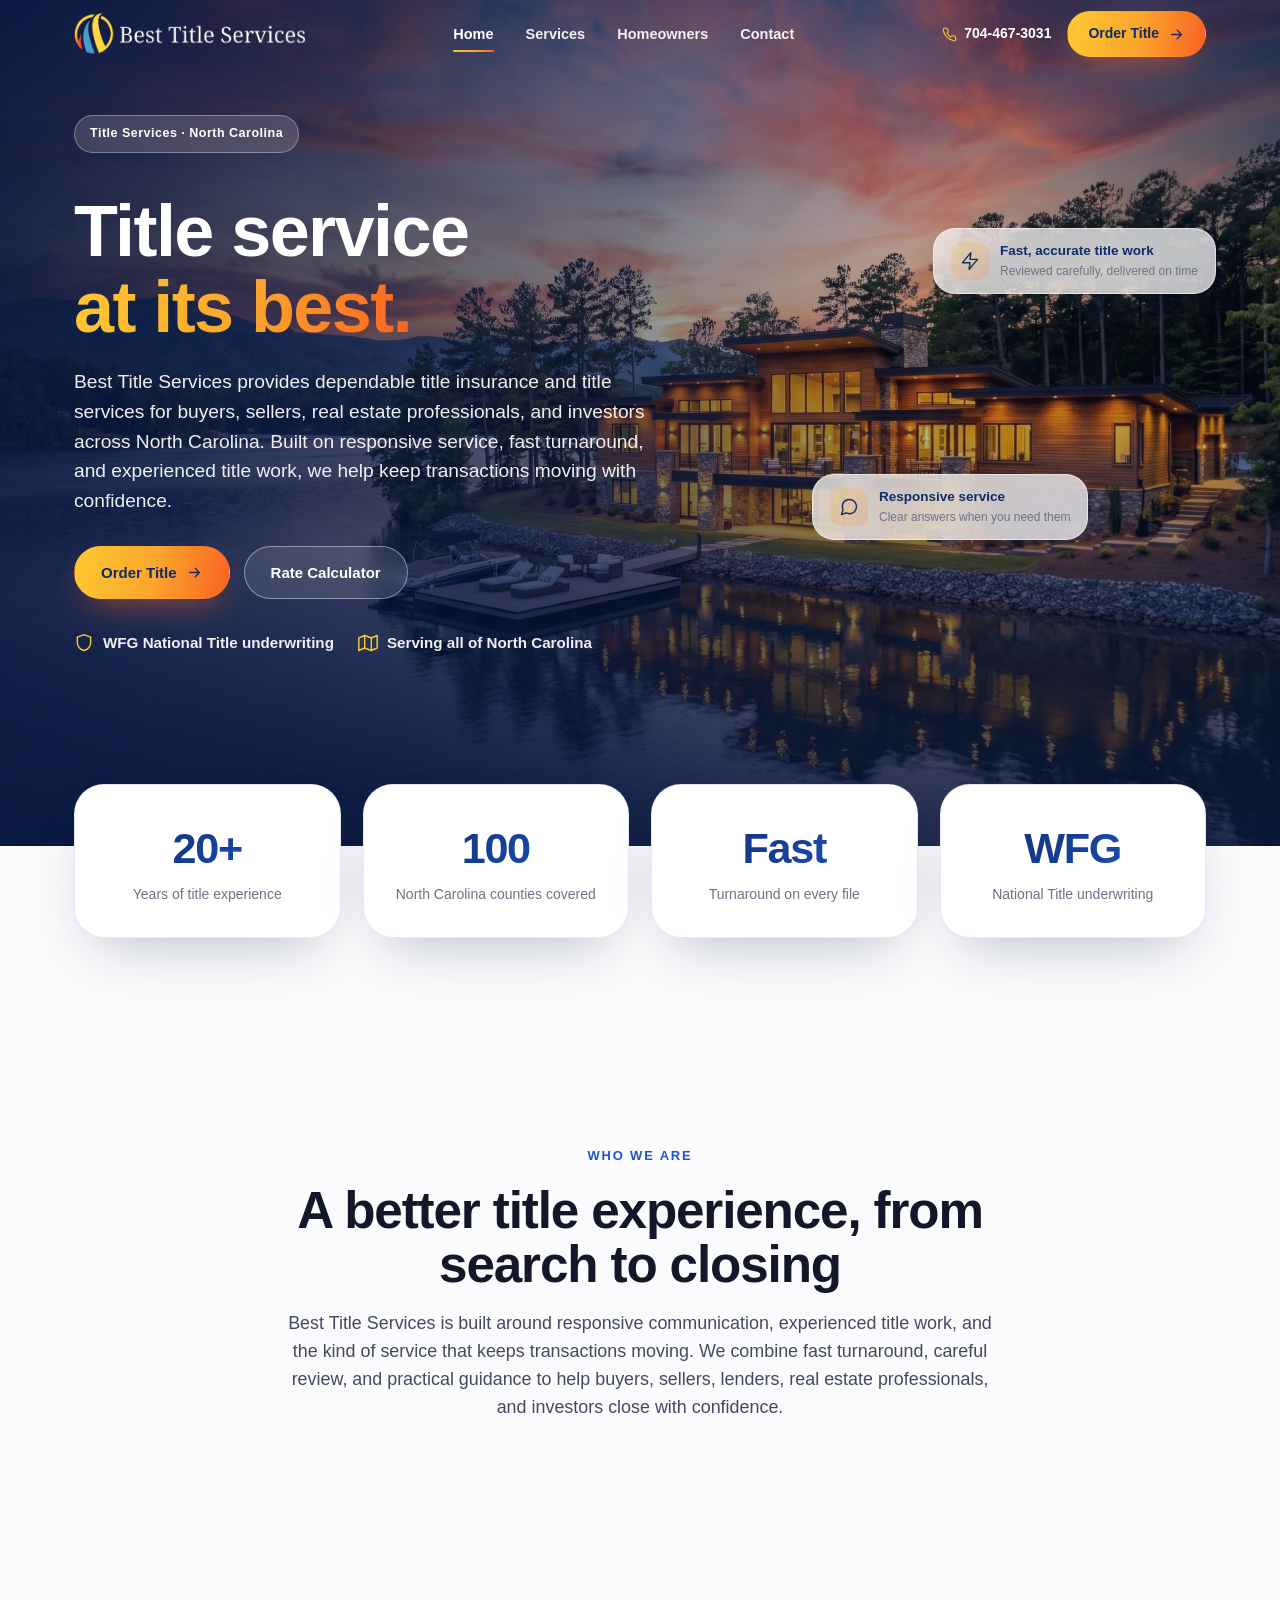
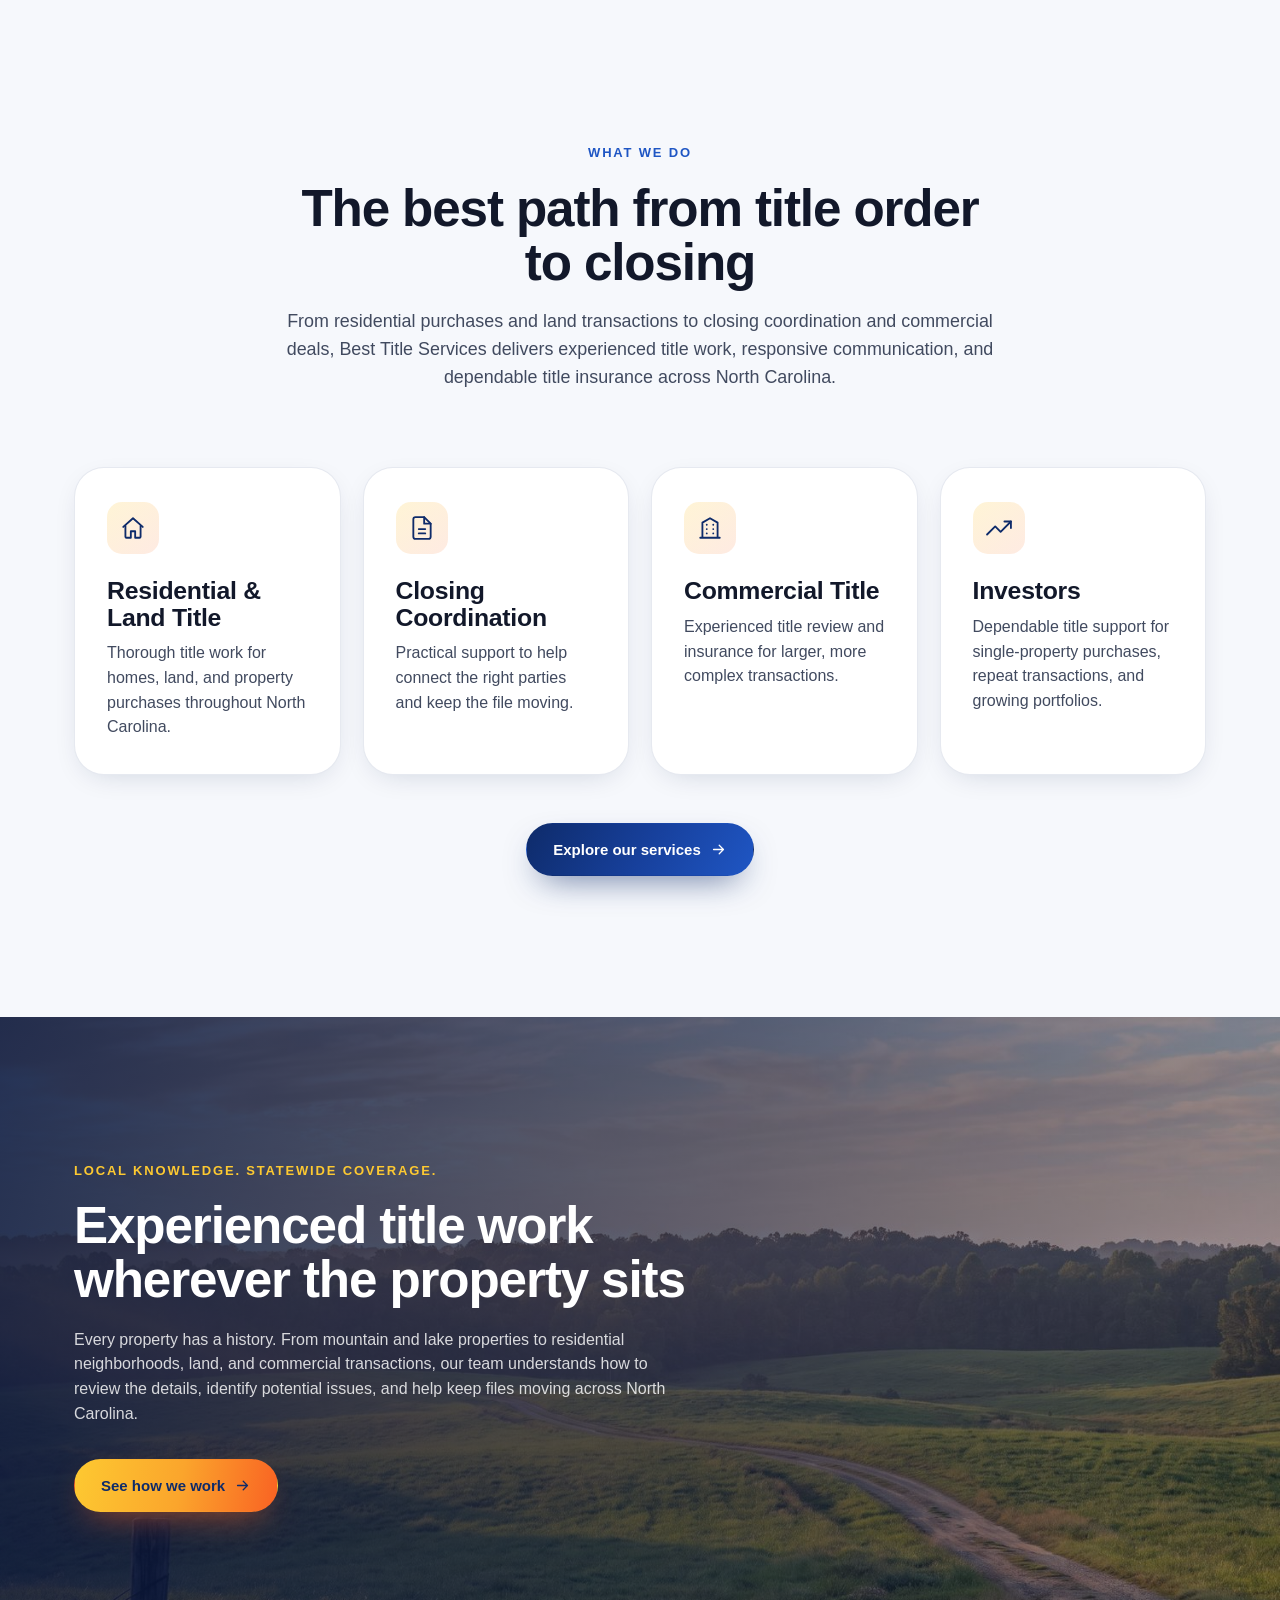
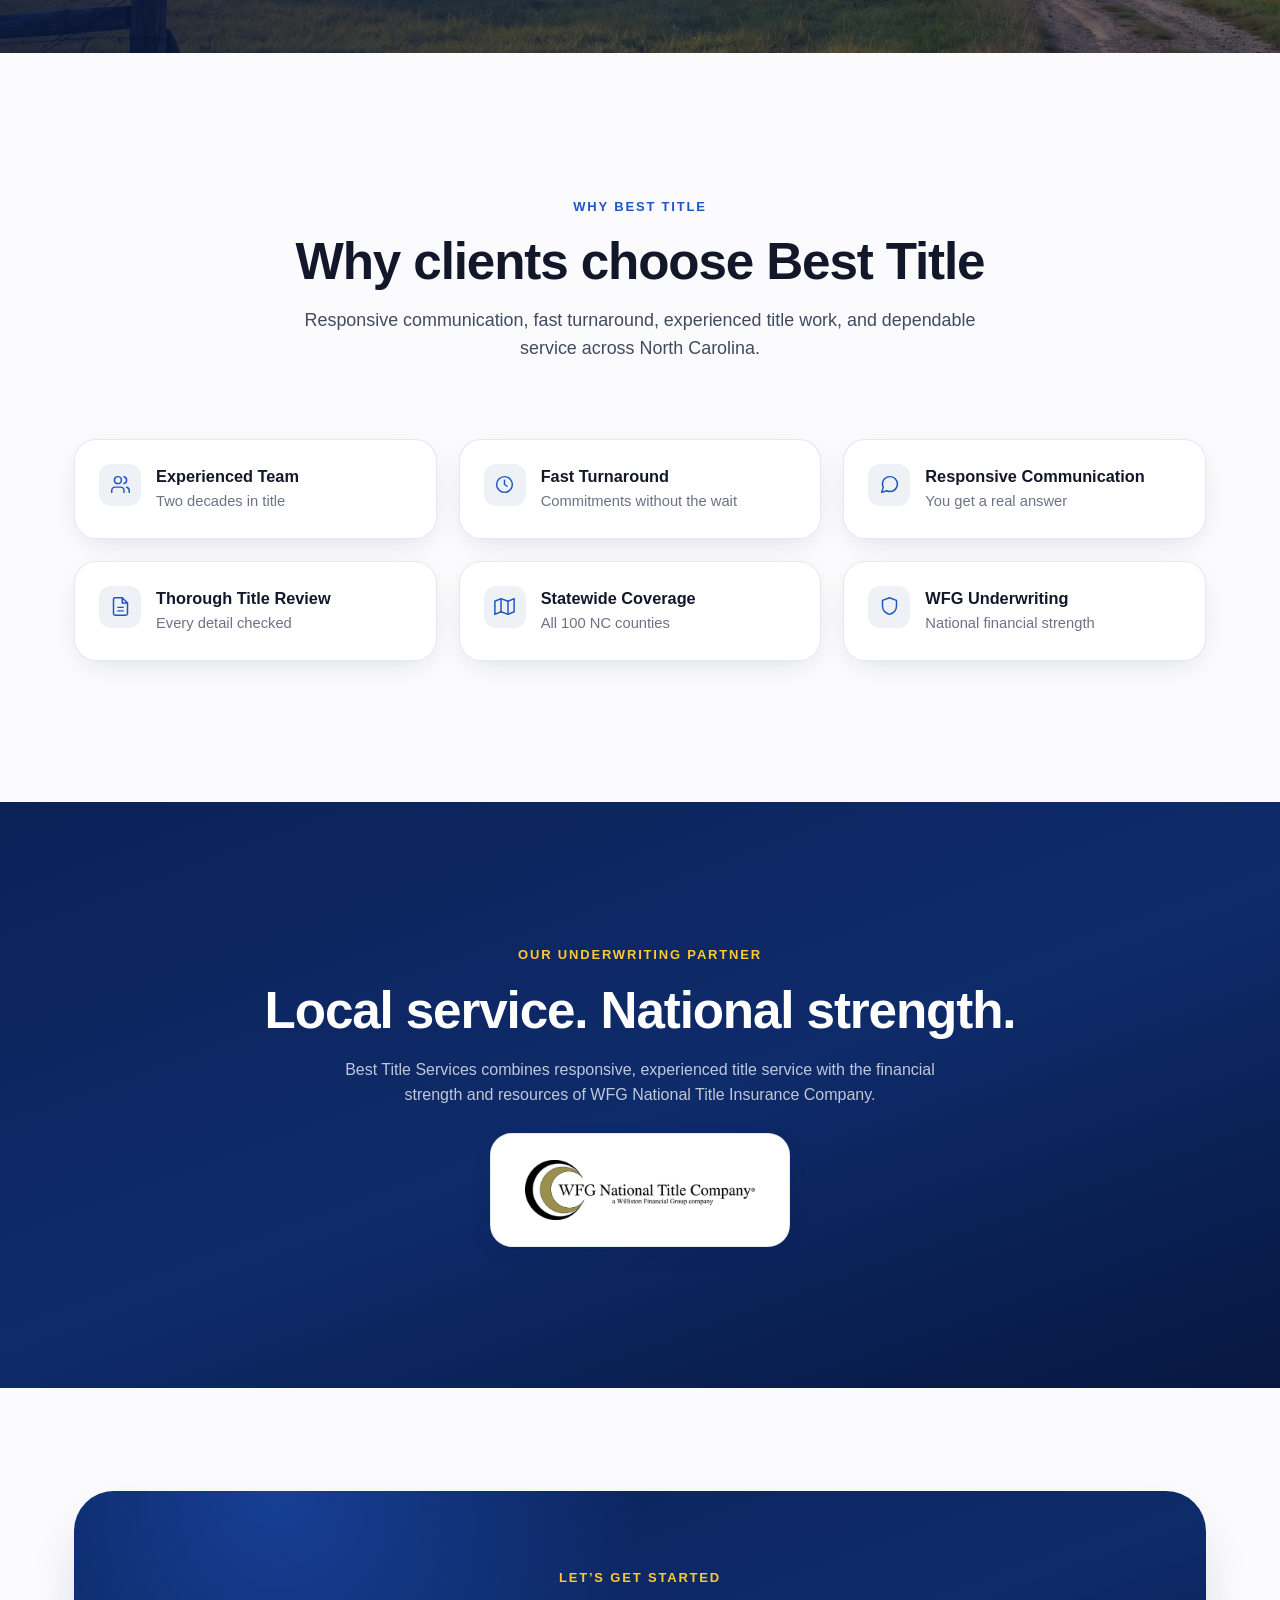
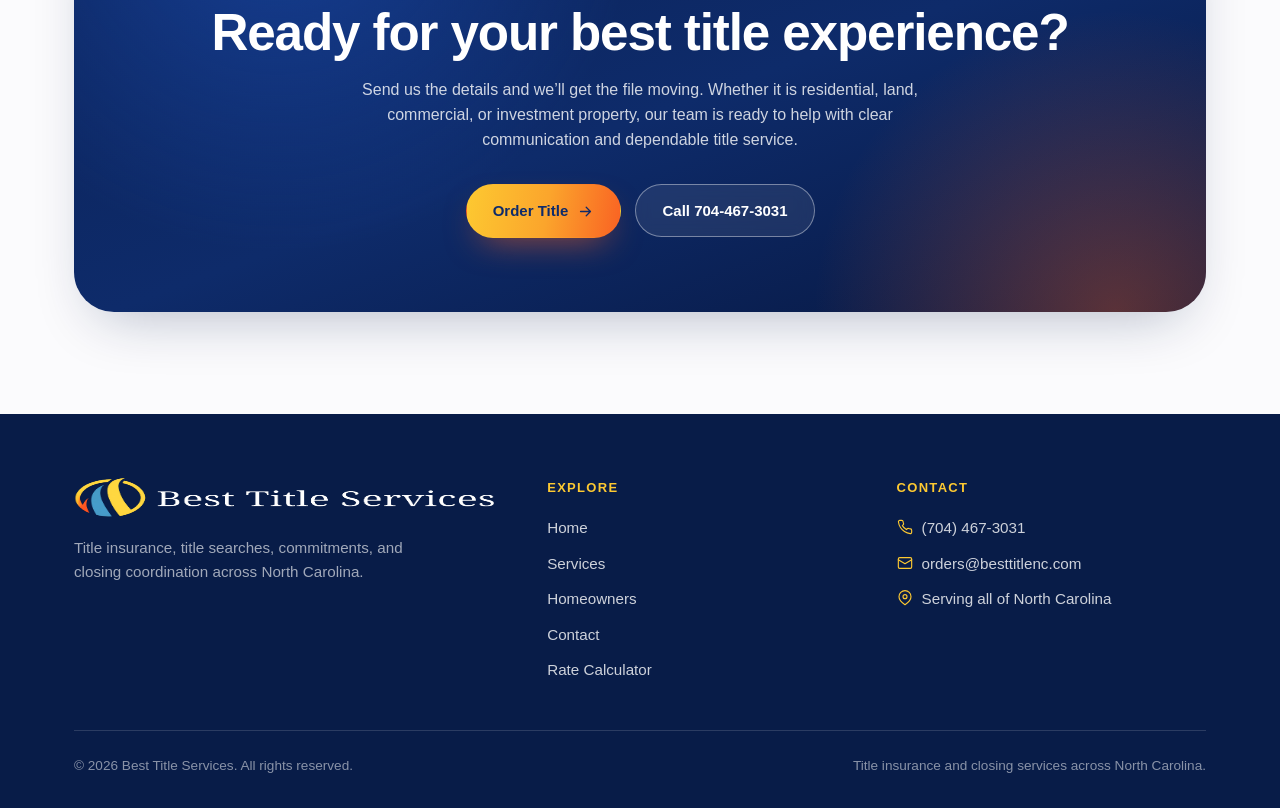
<file: index.html>
<!DOCTYPE html>
<html lang="en">
<head>
<meta charset="UTF-8" />
<meta name="viewport" content="width=device-width, initial-scale=1.0" />
<title>Best Title Services — Title Insurance &amp; Title Services in North Carolina</title>
<meta name="description" content="Best Title Services provides dependable title insurance, title searches, commitments, and closing coordination for buyers, sellers, lenders, real estate professionals, and investors across North Carolina." />
<link rel="canonical" href="https://www.besttitlenc.com/" />
<meta property="og:title" content="Best Title Services — Title Insurance &amp; Title Services in North Carolina" />
<meta property="og:description" content="Best Title Services provides dependable title insurance, title searches, commitments, and closing coordination for buyers, sellers, lenders, real estate professionals, and investors across North Carolina." />
<meta property="og:type" content="website" />
<meta property="og:url" content="https://www.besttitlenc.com/" />
<meta property="og:image" content="https://www.besttitlenc.com/assets/img/hero-lake.jpg" />
<meta name="theme-color" content="#0e2b6a" />
<link rel="icon" href="assets/img/favicon.png" />
<link rel="apple-touch-icon" href="assets/img/favicon.png" />
<link rel="stylesheet" href="assets/css/style.css" />
</head>
<body>

<!-- NAV -->
<header class="nav">
  <div class="nav__inner">
    <a href="index.html" class="nav__logo" aria-label="Best Title Services home">
      <img class="logo-dark" src="assets/img/logo-dark.png" alt="Best Title Services" width="420" height="200" />
      <img class="logo-light" src="assets/img/logo-light.png" alt="Best Title Services" width="420" height="200" />
    </a>
    <nav class="nav__links">
      <a href="index.html" class="active">Home</a>
      <a href="services.html">Services</a>
      <a href="homeowners.html">Homeowners</a>
      <a href="contact.html">Contact</a>
    </nav>
    <div class="nav__cta">
      <a href="tel:7044673031" class="nav__phone"><svg viewBox="0 0 24 24" fill="none" stroke="currentColor" stroke-width="1.7" stroke-linecap="round" stroke-linejoin="round"><path d="M22 16.92v3a2 2 0 0 1-2.18 2 19.79 19.79 0 0 1-8.63-3.07 19.5 19.5 0 0 1-6-6 19.79 19.79 0 0 1-3.07-8.67A2 2 0 0 1 4.11 2h3a2 2 0 0 1 2 1.72 12.84 12.84 0 0 0 .7 2.81 2 2 0 0 1-.45 2.11L8.09 9.91a16 16 0 0 0 6 6l1.27-1.27a2 2 0 0 1 2.11-.45 12.84 12.84 0 0 0 2.81.7A2 2 0 0 1 22 16.92z"/></svg>704-467-3031</a>
      <a href="mailto:orders@besttitlenc.com?subject=New%20Title%20Request%20Best%20Title%20Services" class="btn btn--primary btn--sm">Order Title <svg viewBox="0 0 24 24" fill="none" stroke="currentColor" stroke-width="1.8" stroke-linecap="round" stroke-linejoin="round"><path d="M5 12h14M13 6l6 6-6 6"/></svg></a>
      <button class="nav__burger" aria-label="Menu" aria-expanded="false"><span></span><span></span><span></span></button>
    </div>
  </div>
</header>

<div class="mobile-menu">
  <a href="index.html">Home</a>
  <a href="services.html">Services</a>
  <a href="homeowners.html">Homeowners</a>
  <a href="contact.html">Contact</a>
  <a href="tel:7044673031">Call 704-467-3031</a>
  <a href="mailto:orders@besttitlenc.com?subject=New%20Title%20Request%20Best%20Title%20Services" class="btn btn--primary">Order Title</a>
</div>

<!-- HERO -->
<section class="hero hero--home" id="top">
  <div class="hero__bg">
    <img src="assets/img/hero-lake.jpg" alt="Lake property at golden hour with foothills in the distance" fetchpriority="high" width="2400" height="1600" />
  </div>
  <div class="wrap">
    <div class="hero__content" data-reveal>
      <span class="hero__badge">Title Services &middot; North Carolina</span>
      <h1>Title service <span class="text-grad">at its best.</span></h1>
      <p class="hero__sub">Best Title Services provides dependable title insurance and title services for buyers, sellers, real estate professionals, and investors across North Carolina. Built on responsive service, fast turnaround, and experienced title work, we help keep transactions moving with confidence.</p>
      <div class="hero__actions">
        <a href="mailto:orders@besttitlenc.com?subject=New%20Title%20Request%20Best%20Title%20Services" class="btn btn--gold">Order Title <svg viewBox="0 0 24 24" fill="none" stroke="currentColor" stroke-width="1.8" stroke-linecap="round" stroke-linejoin="round"><path d="M5 12h14M13 6l6 6-6 6"/></svg></a>
        <a href="https://rates.wfgnationaltitle.com/" target="_blank" rel="noopener" class="btn btn--ghost">Rate Calculator</a>
      </div>
      <div class="hero-badges">
        <span><svg viewBox="0 0 24 24" fill="none" stroke="currentColor" stroke-width="1.7" stroke-linecap="round" stroke-linejoin="round"><path d="M12 2 4 5v6c0 5 3.4 8.6 8 10 4.6-1.4 8-5 8-10V5l-8-3z"/></svg> WFG National Title underwriting</span>
        <span><svg viewBox="0 0 24 24" fill="none" stroke="currentColor" stroke-width="1.7" stroke-linecap="round" stroke-linejoin="round"><path d="m1 6 7-3 8 3 7-3v15l-7 3-8-3-7 3z"/><path d="M8 3v15M16 6v15"/></svg> Serving all of North Carolina</span>
      </div>
    </div>
  </div>

  <div class="hero__floats" aria-hidden="true">
    <div class="fc-wrap fc-a" data-parallax="16">
      <div class="float-card float-card--row anim-float">
        <div class="fc-ico"><svg viewBox="0 0 24 24" fill="none" stroke="currentColor" stroke-width="1.7" stroke-linecap="round" stroke-linejoin="round"><path d="M13 2 3 14h9l-1 8 10-12h-9l1-8z"/></svg></div>
        <div>
          <div class="fc-title">Fast, accurate title work</div>
          <div class="fc-sub">Reviewed carefully, delivered on time</div>
        </div>
      </div>
    </div>
    <div class="fc-wrap fc-b" data-parallax="24">
      <div class="float-card float-card--row anim-float delay">
        <div class="fc-ico"><svg viewBox="0 0 24 24" fill="none" stroke="currentColor" stroke-width="1.7" stroke-linecap="round" stroke-linejoin="round"><path d="M21 11.5a8.4 8.4 0 0 1-.9 3.8 8.5 8.5 0 0 1-7.6 4.7 8.4 8.4 0 0 1-3.8-.9L3 21l1.9-5.7a8.4 8.4 0 0 1-.9-3.8 8.5 8.5 0 0 1 4.7-7.6 8.4 8.4 0 0 1 3.8-.9h.5a8.5 8.5 0 0 1 8 8v.5z"/></svg></div>
        <div>
          <div class="fc-title">Responsive service</div>
          <div class="fc-sub">Clear answers when you need them</div>
        </div>
      </div>
    </div>
  </div>
</section>

<!-- TRUST STATS -->
<section class="section section--tight stats-float">
  <div class="wrap">
    <div class="stats">
      <div class="stat-card" data-reveal><b class="text-grad-b">20+</b><span>Years of title experience</span></div>
      <div class="stat-card d1" data-reveal><b class="text-grad-b">100</b><span>North Carolina counties covered</span></div>
      <div class="stat-card d2" data-reveal><b class="text-grad-b">Fast</b><span>Turnaround on every file</span></div>
      <div class="stat-card d3" data-reveal><b class="text-grad-b">WFG</b><span>National Title underwriting</span></div>
    </div>
  </div>
</section>

<!-- WHO WE ARE -->
<section class="section section--tight">
  <div class="wrap">
    <div class="section-head" data-reveal>
      <span class="eyebrow">Who we are</span>
      <h2>A better title experience, from search to closing</h2>
      <p>Best Title Services is built around responsive communication, experienced title work, and the kind of service that keeps transactions moving. We combine fast turnaround, careful review, and practical guidance to help buyers, sellers, lenders, real estate professionals, and investors close with confidence.</p>
    </div>
  </div>
</section>

<!-- WHAT WE DO -->
<section class="section" style="background:var(--bg-2);">
  <div class="wrap">
    <div class="section-head" data-reveal>
      <span class="eyebrow">What we do</span>
      <h2>The best path from title order to closing</h2>
      <p>From residential purchases and land transactions to closing coordination and commercial deals, Best Title Services delivers experienced title work, responsive communication, and dependable title insurance across North Carolina.</p>
    </div>
    <div class="grid grid-4">
      <a href="services.html" class="card" data-reveal><div class="card__ico"><svg viewBox="0 0 24 24" fill="none" stroke="currentColor" stroke-width="1.7" stroke-linecap="round" stroke-linejoin="round"><path d="m3 11 9-8 9 8"/><path d="M5 10v10a1 1 0 0 0 1 1h4v-6h4v6h4a1 1 0 0 0 1-1V10"/></svg></div><h3>Residential &amp; Land Title</h3><p>Thorough title work for homes, land, and property purchases throughout North Carolina.</p></a>
      <a href="services.html" class="card d1" data-reveal><div class="card__ico"><svg viewBox="0 0 24 24" fill="none" stroke="currentColor" stroke-width="1.7" stroke-linecap="round" stroke-linejoin="round"><path d="M14 2H6a2 2 0 0 0-2 2v16a2 2 0 0 0 2 2h12a2 2 0 0 0 2-2V8z"/><path d="M14 2v6h6M9 13h6M9 17h6"/></svg></div><h3>Closing Coordination</h3><p>Practical support to help connect the right parties and keep the file moving.</p></a>
      <a href="services.html" class="card d2" data-reveal><div class="card__ico"><svg viewBox="0 0 24 24" fill="none" stroke="currentColor" stroke-width="1.7" stroke-linecap="round" stroke-linejoin="round"><path d="M3 21h18M5 21V7l7-4 7 4v14M9 9h.01M15 9h.01M9 13h.01M15 13h.01M9 17h.01M15 17h.01"/></svg></div><h3>Commercial Title</h3><p>Experienced title review and insurance for larger, more complex transactions.</p></a>
      <a href="services.html" class="card d3" data-reveal><div class="card__ico"><svg viewBox="0 0 24 24" fill="none" stroke="currentColor" stroke-width="1.7" stroke-linecap="round" stroke-linejoin="round"><path d="M23 6 13.5 15.5l-5-5L1 18"/><path d="M17 6h6v6"/></svg></div><h3>Investors</h3><p>Dependable title support for single-property purchases, repeat transactions, and growing portfolios.</p></a>
    </div>
    <div style="text-align:center;margin-top:48px;" data-reveal>
      <a href="services.html" class="btn btn--primary">Explore our services <svg viewBox="0 0 24 24" fill="none" stroke="currentColor" stroke-width="1.8" stroke-linecap="round" stroke-linejoin="round"><path d="M5 12h14M13 6l6 6-6 6"/></svg></a>
    </div>
  </div>
</section>

<!-- LOCAL KNOWLEDGE / BROAD COVERAGE -->
<section class="section imgband">
  <div class="imgband__bg"><img src="assets/img/land.jpg" alt="Carolina foothills at golden hour" loading="lazy" width="1500" height="1125" /></div>
  <div class="wrap">
    <div style="max-width:620px;" data-reveal>
      <span class="eyebrow">Local knowledge. Statewide coverage.</span>
      <h2>Experienced title work wherever the property sits</h2>
      <p style="margin-top:20px;">Every property has a history. From mountain and lake properties to residential neighborhoods, land, and commercial transactions, our team understands how to review the details, identify potential issues, and help keep files moving across North Carolina.</p>
      <div style="margin-top:32px;">
        <a href="services.html" class="btn btn--gold">See how we work <svg viewBox="0 0 24 24" fill="none" stroke="currentColor" stroke-width="1.8" stroke-linecap="round" stroke-linejoin="round"><path d="M5 12h14M13 6l6 6-6 6"/></svg></a>
      </div>
    </div>
  </div>
</section>

<!-- WHY BEST TITLE -->
<section class="section">
  <div class="wrap">
    <div class="section-head" data-reveal>
      <span class="eyebrow">Why Best Title</span>
      <h2>Why clients choose Best Title</h2>
      <p>Responsive communication, fast turnaround, experienced title work, and dependable service across North Carolina.</p>
    </div>
    <div class="grid grid-3">
      <div class="feature" data-reveal><div class="feature__ico"><svg viewBox="0 0 24 24" fill="none" stroke="currentColor" stroke-width="1.7" stroke-linecap="round" stroke-linejoin="round"><path d="M16 21v-2a4 4 0 0 0-4-4H6a4 4 0 0 0-4 4v2"/><circle cx="9" cy="7" r="4"/><path d="M22 21v-2a4 4 0 0 0-3-3.87M16 3.13a4 4 0 0 1 0 7.75"/></svg></div><div><b>Experienced Team</b><span>Two decades in title</span></div></div>
      <div class="feature d1" data-reveal><div class="feature__ico"><svg viewBox="0 0 24 24" fill="none" stroke="currentColor" stroke-width="1.7" stroke-linecap="round" stroke-linejoin="round"><circle cx="12" cy="12" r="9"/><path d="M12 7v5l3 2"/></svg></div><div><b>Fast Turnaround</b><span>Commitments without the wait</span></div></div>
      <div class="feature d2" data-reveal><div class="feature__ico"><svg viewBox="0 0 24 24" fill="none" stroke="currentColor" stroke-width="1.7" stroke-linecap="round" stroke-linejoin="round"><path d="M21 11.5a8.4 8.4 0 0 1-.9 3.8 8.5 8.5 0 0 1-7.6 4.7 8.4 8.4 0 0 1-3.8-.9L3 21l1.9-5.7a8.4 8.4 0 0 1-.9-3.8 8.5 8.5 0 0 1 4.7-7.6 8.4 8.4 0 0 1 3.8-.9h.5a8.5 8.5 0 0 1 8 8v.5z"/></svg></div><div><b>Responsive Communication</b><span>You get a real answer</span></div></div>
      <div class="feature" data-reveal><div class="feature__ico"><svg viewBox="0 0 24 24" fill="none" stroke="currentColor" stroke-width="1.7" stroke-linecap="round" stroke-linejoin="round"><path d="M14 2H6a2 2 0 0 0-2 2v16a2 2 0 0 0 2 2h12a2 2 0 0 0 2-2V8z"/><path d="M14 2v6h6M9 13h6M9 17h6"/></svg></div><div><b>Thorough Title Review</b><span>Every detail checked</span></div></div>
      <div class="feature d1" data-reveal><div class="feature__ico"><svg viewBox="0 0 24 24" fill="none" stroke="currentColor" stroke-width="1.7" stroke-linecap="round" stroke-linejoin="round"><path d="m1 6 7-3 8 3 7-3v15l-7 3-8-3-7 3z"/><path d="M8 3v15M16 6v15"/></svg></div><div><b>Statewide Coverage</b><span>All 100 NC counties</span></div></div>
      <div class="feature d2" data-reveal><div class="feature__ico"><svg viewBox="0 0 24 24" fill="none" stroke="currentColor" stroke-width="1.7" stroke-linecap="round" stroke-linejoin="round"><path d="M12 2 4 5v6c0 5 3.4 8.6 8 10 4.6-1.4 8-5 8-10V5l-8-3z"/></svg></div><div><b>WFG Underwriting</b><span>National financial strength</span></div></div>
    </div>
  </div>
</section>

<!-- WFG PARTNER -->
<section class="section band">
  <div class="wrap">
    <div class="partner" data-reveal>
      <span class="eyebrow eyebrow--light">Our underwriting partner</span>
      <h2>Local service. National strength.</h2>
      <p style="max-width:600px;margin:20px auto 0;">Best Title Services combines responsive, experienced title service with the financial strength and resources of WFG National Title Insurance Company.</p>
      <div class="partner__logo"><img src="assets/img/wfg.png" alt="WFG National Title Insurance Company" loading="lazy" /></div>
    </div>
  </div>
</section>

<!-- CTA -->
<section class="section section--tight">
  <div class="wrap">
    <div class="cta-card" data-reveal>
      <span class="eyebrow eyebrow--light">Let&rsquo;s get started</span>
      <h2>Ready for your best title experience?</h2>
      <p>Send us the details and we&rsquo;ll get the file moving. Whether it is residential, land, commercial, or investment property, our team is ready to help with clear communication and dependable title service.</p>
      <div class="cta-actions">
        <a href="mailto:orders@besttitlenc.com?subject=New%20Title%20Request%20Best%20Title%20Services" class="btn btn--gold">Order Title <svg viewBox="0 0 24 24" fill="none" stroke="currentColor" stroke-width="1.8" stroke-linecap="round" stroke-linejoin="round"><path d="M5 12h14M13 6l6 6-6 6"/></svg></a>
        <a href="tel:7044673031" class="btn btn--outline-light">Call 704-467-3031</a>
      </div>
    </div>
  </div>
</section>

<!-- FOOTER -->
<footer class="footer">
  <div class="wrap">
    <div class="footer__grid">
      <div>
        <div class="footer__logo"><img src="assets/img/logo-light.png" alt="Best Title Services" width="420" height="200" /></div>
        <p>Title insurance, title searches, commitments, and closing coordination across North Carolina.</p>
      </div>
      <div>
        <h4>Explore</h4>
        <div class="footer__links">
          <a href="index.html">Home</a>
          <a href="services.html">Services</a>
          <a href="homeowners.html">Homeowners</a>
          <a href="contact.html">Contact</a>
          <a href="https://rates.wfgnationaltitle.com/" target="_blank" rel="noopener">Rate Calculator</a>
        </div>
      </div>
      <div>
        <h4>Contact</h4>
        <div class="footer__contact">
          <a href="tel:7044673031"><svg viewBox="0 0 24 24" fill="none" stroke="currentColor" stroke-width="1.7" stroke-linecap="round" stroke-linejoin="round"><path d="M22 16.92v3a2 2 0 0 1-2.18 2 19.79 19.79 0 0 1-8.63-3.07 19.5 19.5 0 0 1-6-6 19.79 19.79 0 0 1-3.07-8.67A2 2 0 0 1 4.11 2h3a2 2 0 0 1 2 1.72 12.84 12.84 0 0 0 .7 2.81 2 2 0 0 1-.45 2.11L8.09 9.91a16 16 0 0 0 6 6l1.27-1.27a2 2 0 0 1 2.11-.45 12.84 12.84 0 0 0 2.81.7A2 2 0 0 1 22 16.92z"/></svg>(704) 467-3031</a>
          <a href="mailto:orders@besttitlenc.com"><svg viewBox="0 0 24 24" fill="none" stroke="currentColor" stroke-width="1.7" stroke-linecap="round" stroke-linejoin="round"><rect x="2" y="4" width="20" height="16" rx="2"/><path d="m22 7-10 6L2 7"/></svg>orders@besttitlenc.com</a>
          <span><svg viewBox="0 0 24 24" fill="none" stroke="currentColor" stroke-width="1.7" stroke-linecap="round" stroke-linejoin="round"><path d="M21 10c0 6-9 12-9 12s-9-6-9-12a9 9 0 0 1 18 0z"/><circle cx="12" cy="10" r="3"/></svg>Serving all of North Carolina</span>
        </div>
      </div>
    </div>
    <div class="footer__bottom">
      <span>&copy; <span id="year">2026</span> Best Title Services. All rights reserved.</span>
      <span>Title insurance and closing services across North Carolina.</span>
    </div>
  </div>
</footer>

<script src="assets/js/main.js"></script>
</body>
</html>
</file>
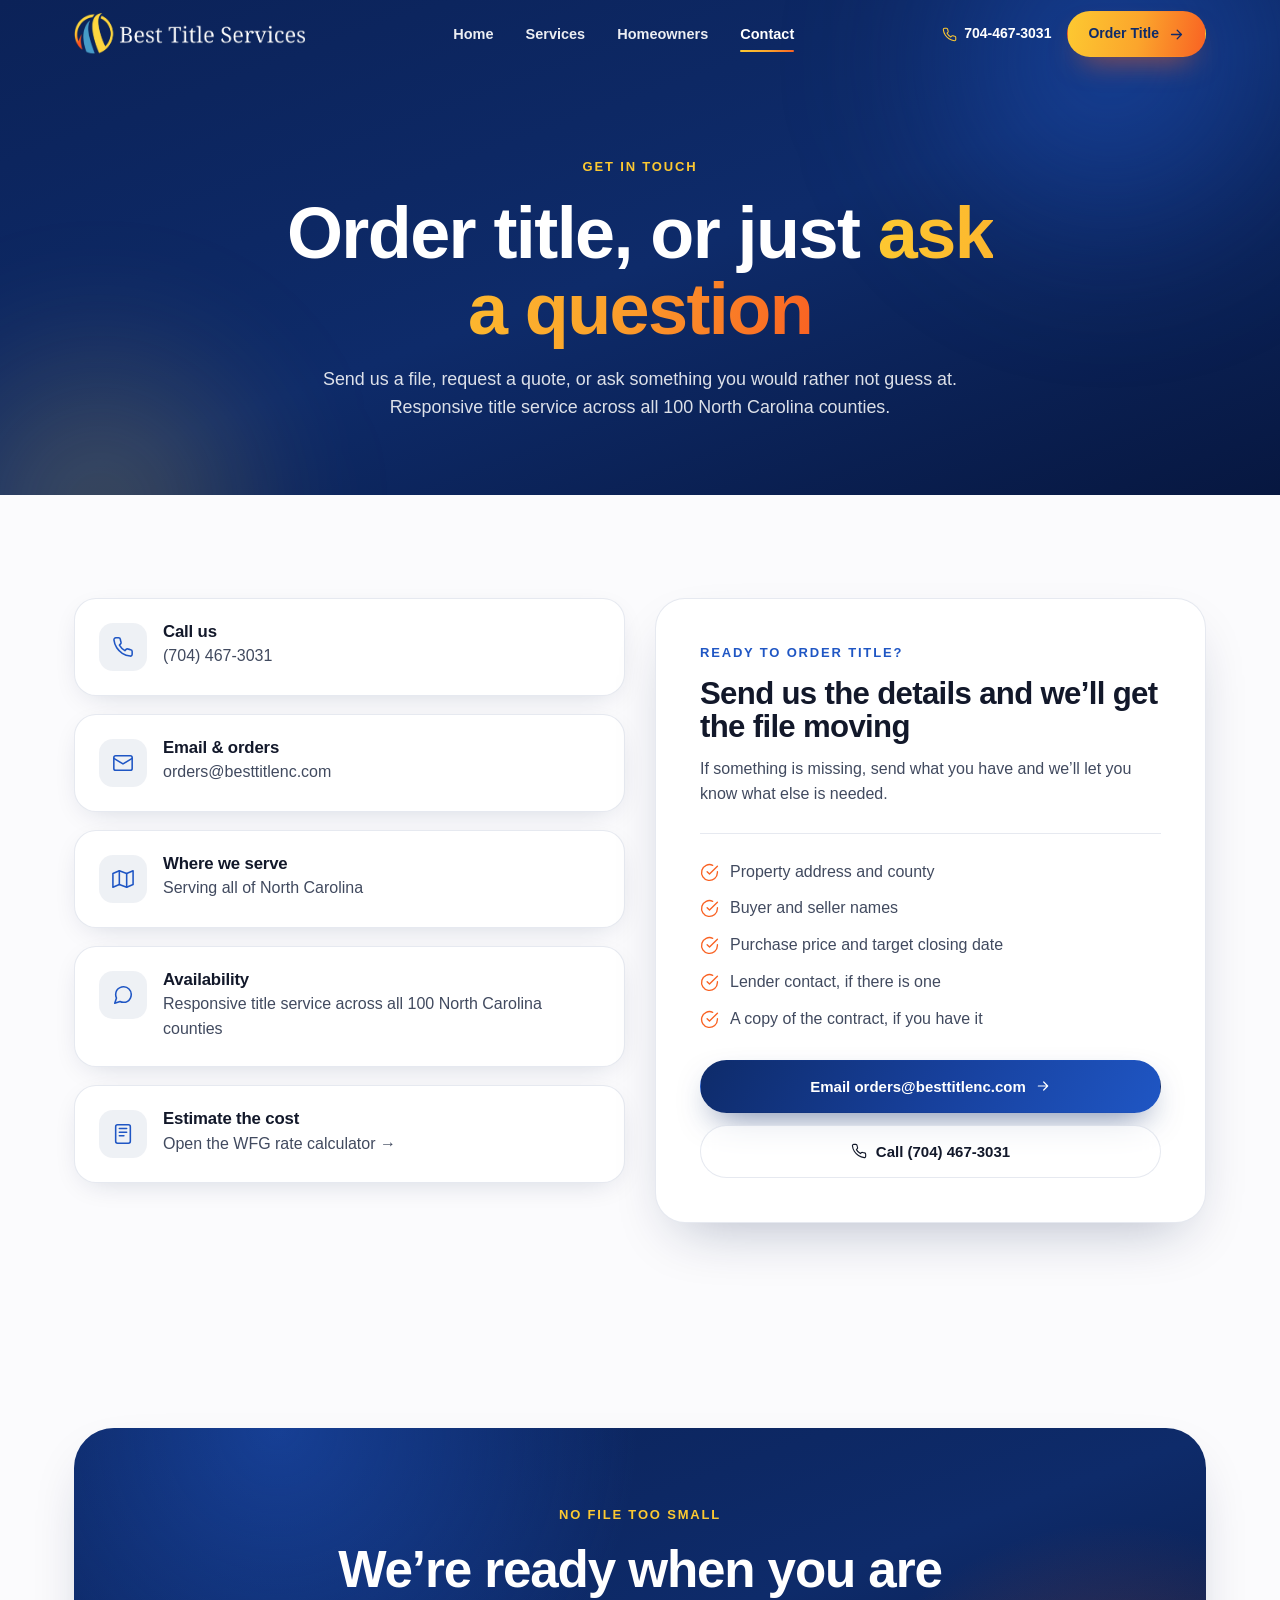
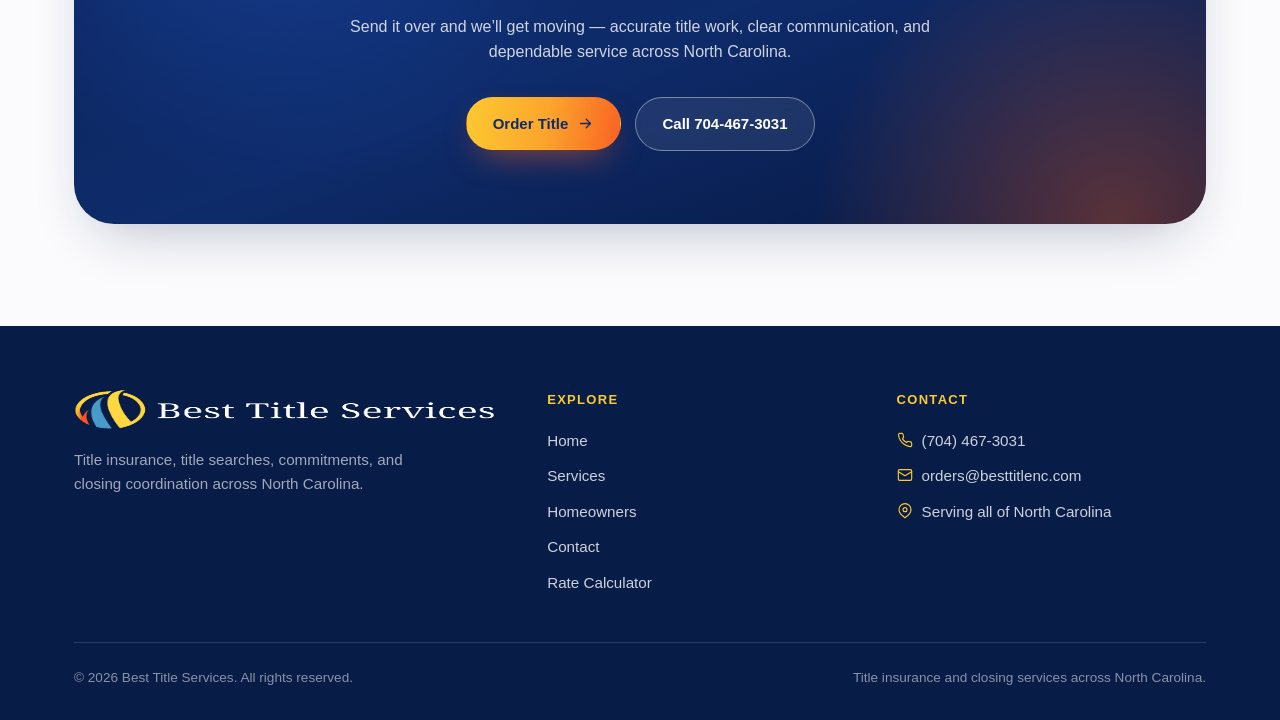
<file: contact.html>
<!DOCTYPE html>
<html lang="en">
<head>
<meta charset="UTF-8" />
<meta name="viewport" content="width=device-width, initial-scale=1.0" />
<title>Contact — Best Title Services | Order Title in North Carolina</title>
<meta name="description" content="Order title, request a quote, or ask a question. Responsive title service across all 100 North Carolina counties. Call (704) 467-3031 or email orders@besttitlenc.com." />
<link rel="canonical" href="https://www.besttitlenc.com/contact.html" />
<meta property="og:title" content="Contact — Best Title Services | Order Title in North Carolina" />
<meta property="og:description" content="Order title, request a quote, or ask a question. Responsive title service across all 100 North Carolina counties. Call (704) 467-3031 or email orders@besttitlenc.com." />
<meta property="og:type" content="website" />
<meta property="og:url" content="https://www.besttitlenc.com/contact.html" />
<meta property="og:image" content="https://www.besttitlenc.com/assets/img/hero-lake.jpg" />
<meta name="theme-color" content="#0e2b6a" />
<link rel="icon" href="assets/img/favicon.png" />
<link rel="apple-touch-icon" href="assets/img/favicon.png" />
<link rel="stylesheet" href="assets/css/style.css" />
</head>
<body>

<!-- NAV -->
<header class="nav">
  <div class="nav__inner">
    <a href="index.html" class="nav__logo" aria-label="Best Title Services home">
      <img class="logo-dark" src="assets/img/logo-dark.png" alt="Best Title Services" width="420" height="200" />
      <img class="logo-light" src="assets/img/logo-light.png" alt="Best Title Services" width="420" height="200" />
    </a>
    <nav class="nav__links">
      <a href="index.html">Home</a>
      <a href="services.html">Services</a>
      <a href="homeowners.html">Homeowners</a>
      <a href="contact.html" class="active">Contact</a>
    </nav>
    <div class="nav__cta">
      <a href="tel:7044673031" class="nav__phone"><svg viewBox="0 0 24 24" fill="none" stroke="currentColor" stroke-width="1.7" stroke-linecap="round" stroke-linejoin="round"><path d="M22 16.92v3a2 2 0 0 1-2.18 2 19.79 19.79 0 0 1-8.63-3.07 19.5 19.5 0 0 1-6-6 19.79 19.79 0 0 1-3.07-8.67A2 2 0 0 1 4.11 2h3a2 2 0 0 1 2 1.72 12.84 12.84 0 0 0 .7 2.81 2 2 0 0 1-.45 2.11L8.09 9.91a16 16 0 0 0 6 6l1.27-1.27a2 2 0 0 1 2.11-.45 12.84 12.84 0 0 0 2.81.7A2 2 0 0 1 22 16.92z"/></svg>704-467-3031</a>
      <a href="mailto:orders@besttitlenc.com?subject=New%20Title%20Request%20Best%20Title%20Services" class="btn btn--primary btn--sm">Order Title <svg viewBox="0 0 24 24" fill="none" stroke="currentColor" stroke-width="1.8" stroke-linecap="round" stroke-linejoin="round"><path d="M5 12h14M13 6l6 6-6 6"/></svg></a>
      <button class="nav__burger" aria-label="Menu" aria-expanded="false"><span></span><span></span><span></span></button>
    </div>
  </div>
</header>

<div class="mobile-menu">
  <a href="index.html">Home</a>
  <a href="services.html">Services</a>
  <a href="homeowners.html">Homeowners</a>
  <a href="contact.html">Contact</a>
  <a href="tel:7044673031">Call 704-467-3031</a>
  <a href="mailto:orders@besttitlenc.com?subject=New%20Title%20Request%20Best%20Title%20Services" class="btn btn--primary">Order Title</a>
</div>

<section class="subhero">
  <div class="wrap">
    <div class="section-head" data-reveal>
      <span class="eyebrow">Get in touch</span>
      <h1>Order title, or just <span class="text-grad">ask a question</span></h1>
      <p>Send us a file, request a quote, or ask something you would rather not guess at. Responsive title service across all 100 North Carolina counties.</p>
    </div>
  </div>
</section>

<section class="section section--tight">
  <div class="wrap">
    <div class="contact-grid">

      <div class="contact-cards">
        <div class="contact-card" data-reveal>
          <div class="ci"><svg viewBox="0 0 24 24" fill="none" stroke="currentColor" stroke-width="1.7" stroke-linecap="round" stroke-linejoin="round"><path d="M22 16.92v3a2 2 0 0 1-2.18 2 19.79 19.79 0 0 1-8.63-3.07 19.5 19.5 0 0 1-6-6 19.79 19.79 0 0 1-3.07-8.67A2 2 0 0 1 4.11 2h3a2 2 0 0 1 2 1.72 12.84 12.84 0 0 0 .7 2.81 2 2 0 0 1-.45 2.11L8.09 9.91a16 16 0 0 0 6 6l1.27-1.27a2 2 0 0 1 2.11-.45 12.84 12.84 0 0 0 2.81.7A2 2 0 0 1 22 16.92z"/></svg></div>
          <div><h3>Call us</h3><a href="tel:7044673031">(704) 467-3031</a></div>
        </div>
        <div class="contact-card d1" data-reveal>
          <div class="ci"><svg viewBox="0 0 24 24" fill="none" stroke="currentColor" stroke-width="1.7" stroke-linecap="round" stroke-linejoin="round"><rect x="2" y="4" width="20" height="16" rx="2"/><path d="m22 7-10 6L2 7"/></svg></div>
          <div><h3>Email &amp; orders</h3><a href="mailto:orders@besttitlenc.com">orders@besttitlenc.com</a></div>
        </div>
        <div class="contact-card d2" data-reveal>
          <div class="ci"><svg viewBox="0 0 24 24" fill="none" stroke="currentColor" stroke-width="1.7" stroke-linecap="round" stroke-linejoin="round"><path d="m1 6 7-3 8 3 7-3v15l-7 3-8-3-7 3z"/><path d="M8 3v15M16 6v15"/></svg></div>
          <div><h3>Where we serve</h3><p>Serving all of North Carolina</p></div>
        </div>
        <div class="contact-card d3" data-reveal>
          <div class="ci"><svg viewBox="0 0 24 24" fill="none" stroke="currentColor" stroke-width="1.7" stroke-linecap="round" stroke-linejoin="round"><path d="M21 11.5a8.4 8.4 0 0 1-.9 3.8 8.5 8.5 0 0 1-7.6 4.7 8.4 8.4 0 0 1-3.8-.9L3 21l1.9-5.7a8.4 8.4 0 0 1-.9-3.8 8.5 8.5 0 0 1 4.7-7.6 8.4 8.4 0 0 1 3.8-.9h.5a8.5 8.5 0 0 1 8 8v.5z"/></svg></div>
          <div><h3>Availability</h3><p>Responsive title service across all 100 North Carolina counties</p></div>
        </div>
        <div class="contact-card" data-reveal>
          <div class="ci"><svg viewBox="0 0 24 24" fill="none" stroke="currentColor" stroke-width="1.7" stroke-linecap="round" stroke-linejoin="round"><rect x="4" y="2" width="16" height="20" rx="2"/><path d="M8 6h8M8 10h8M8 14h5"/></svg></div>
          <div><h3>Estimate the cost</h3><a href="https://rates.wfgnationaltitle.com/" target="_blank" rel="noopener">Open the WFG rate calculator &rarr;</a></div>
        </div>
      </div>

      <div class="order-panel" data-reveal>
        <span class="order-panel__label">Ready to order title?</span>
        <h2>Send us the details and we&rsquo;ll get the file moving</h2>
        <p>If something is missing, send what you have and we&rsquo;ll let you know what else is needed.</p>

        <ul class="order-panel__list">
          <li><svg viewBox="0 0 24 24" fill="none" stroke="currentColor" stroke-width="1.7" stroke-linecap="round" stroke-linejoin="round"><path d="M22 11.08V12a10 10 0 1 1-5.93-9.14"/><path d="M22 4 12 14.01l-3-3"/></svg>Property address and county</li>
          <li><svg viewBox="0 0 24 24" fill="none" stroke="currentColor" stroke-width="1.7" stroke-linecap="round" stroke-linejoin="round"><path d="M22 11.08V12a10 10 0 1 1-5.93-9.14"/><path d="M22 4 12 14.01l-3-3"/></svg>Buyer and seller names</li>
          <li><svg viewBox="0 0 24 24" fill="none" stroke="currentColor" stroke-width="1.7" stroke-linecap="round" stroke-linejoin="round"><path d="M22 11.08V12a10 10 0 1 1-5.93-9.14"/><path d="M22 4 12 14.01l-3-3"/></svg>Purchase price and target closing date</li>
          <li><svg viewBox="0 0 24 24" fill="none" stroke="currentColor" stroke-width="1.7" stroke-linecap="round" stroke-linejoin="round"><path d="M22 11.08V12a10 10 0 1 1-5.93-9.14"/><path d="M22 4 12 14.01l-3-3"/></svg>Lender contact, if there is one</li>
          <li><svg viewBox="0 0 24 24" fill="none" stroke="currentColor" stroke-width="1.7" stroke-linecap="round" stroke-linejoin="round"><path d="M22 11.08V12a10 10 0 1 1-5.93-9.14"/><path d="M22 4 12 14.01l-3-3"/></svg>A copy of the contract, if you have it</li>
        </ul>

        <div class="order-panel__actions">
          <a href="mailto:orders@besttitlenc.com?subject=New%20Title%20Request%20Best%20Title%20Services" class="btn btn--primary">Email orders@besttitlenc.com <svg viewBox="0 0 24 24" fill="none" stroke="currentColor" stroke-width="1.8" stroke-linecap="round" stroke-linejoin="round"><path d="M5 12h14M13 6l6 6-6 6"/></svg></a>
          <a href="tel:7044673031" class="btn btn--ghost"><svg viewBox="0 0 24 24" fill="none" stroke="currentColor" stroke-width="1.7" stroke-linecap="round" stroke-linejoin="round"><path d="M22 16.92v3a2 2 0 0 1-2.18 2 19.79 19.79 0 0 1-8.63-3.07 19.5 19.5 0 0 1-6-6 19.79 19.79 0 0 1-3.07-8.67A2 2 0 0 1 4.11 2h3a2 2 0 0 1 2 1.72 12.84 12.84 0 0 0 .7 2.81 2 2 0 0 1-.45 2.11L8.09 9.91a16 16 0 0 0 6 6l1.27-1.27a2 2 0 0 1 2.11-.45 12.84 12.84 0 0 0 2.81.7A2 2 0 0 1 22 16.92z"/></svg> Call (704) 467-3031</a>
        </div>
      </div>

    </div>
  </div>
</section>

<!-- CTA -->
<section class="section section--tight">
  <div class="wrap">
    <div class="cta-card" data-reveal>
      <span class="eyebrow eyebrow--light">No file too small</span>
      <h2>We&rsquo;re ready when you are</h2>
      <p>Send it over and we&rsquo;ll get moving &mdash; accurate title work, clear communication, and dependable service across North Carolina.</p>
      <div class="cta-actions">
        <a href="mailto:orders@besttitlenc.com?subject=New%20Title%20Request%20Best%20Title%20Services" class="btn btn--gold">Order Title <svg viewBox="0 0 24 24" fill="none" stroke="currentColor" stroke-width="1.8" stroke-linecap="round" stroke-linejoin="round"><path d="M5 12h14M13 6l6 6-6 6"/></svg></a>
        <a href="tel:7044673031" class="btn btn--outline-light">Call 704-467-3031</a>
      </div>
    </div>
  </div>
</section>

<!-- FOOTER -->
<footer class="footer">
  <div class="wrap">
    <div class="footer__grid">
      <div>
        <div class="footer__logo"><img src="assets/img/logo-light.png" alt="Best Title Services" width="420" height="200" /></div>
        <p>Title insurance, title searches, commitments, and closing coordination across North Carolina.</p>
      </div>
      <div>
        <h4>Explore</h4>
        <div class="footer__links">
          <a href="index.html">Home</a>
          <a href="services.html">Services</a>
          <a href="homeowners.html">Homeowners</a>
          <a href="contact.html">Contact</a>
          <a href="https://rates.wfgnationaltitle.com/" target="_blank" rel="noopener">Rate Calculator</a>
        </div>
      </div>
      <div>
        <h4>Contact</h4>
        <div class="footer__contact">
          <a href="tel:7044673031"><svg viewBox="0 0 24 24" fill="none" stroke="currentColor" stroke-width="1.7" stroke-linecap="round" stroke-linejoin="round"><path d="M22 16.92v3a2 2 0 0 1-2.18 2 19.79 19.79 0 0 1-8.63-3.07 19.5 19.5 0 0 1-6-6 19.79 19.79 0 0 1-3.07-8.67A2 2 0 0 1 4.11 2h3a2 2 0 0 1 2 1.72 12.84 12.84 0 0 0 .7 2.81 2 2 0 0 1-.45 2.11L8.09 9.91a16 16 0 0 0 6 6l1.27-1.27a2 2 0 0 1 2.11-.45 12.84 12.84 0 0 0 2.81.7A2 2 0 0 1 22 16.92z"/></svg>(704) 467-3031</a>
          <a href="mailto:orders@besttitlenc.com"><svg viewBox="0 0 24 24" fill="none" stroke="currentColor" stroke-width="1.7" stroke-linecap="round" stroke-linejoin="round"><rect x="2" y="4" width="20" height="16" rx="2"/><path d="m22 7-10 6L2 7"/></svg>orders@besttitlenc.com</a>
          <span><svg viewBox="0 0 24 24" fill="none" stroke="currentColor" stroke-width="1.7" stroke-linecap="round" stroke-linejoin="round"><path d="M21 10c0 6-9 12-9 12s-9-6-9-12a9 9 0 0 1 18 0z"/><circle cx="12" cy="10" r="3"/></svg>Serving all of North Carolina</span>
        </div>
      </div>
    </div>
    <div class="footer__bottom">
      <span>&copy; <span id="year">2026</span> Best Title Services. All rights reserved.</span>
      <span>Title insurance and closing services across North Carolina.</span>
    </div>
  </div>
</footer>

<script src="assets/js/main.js"></script>
</body>
</html>
</file>
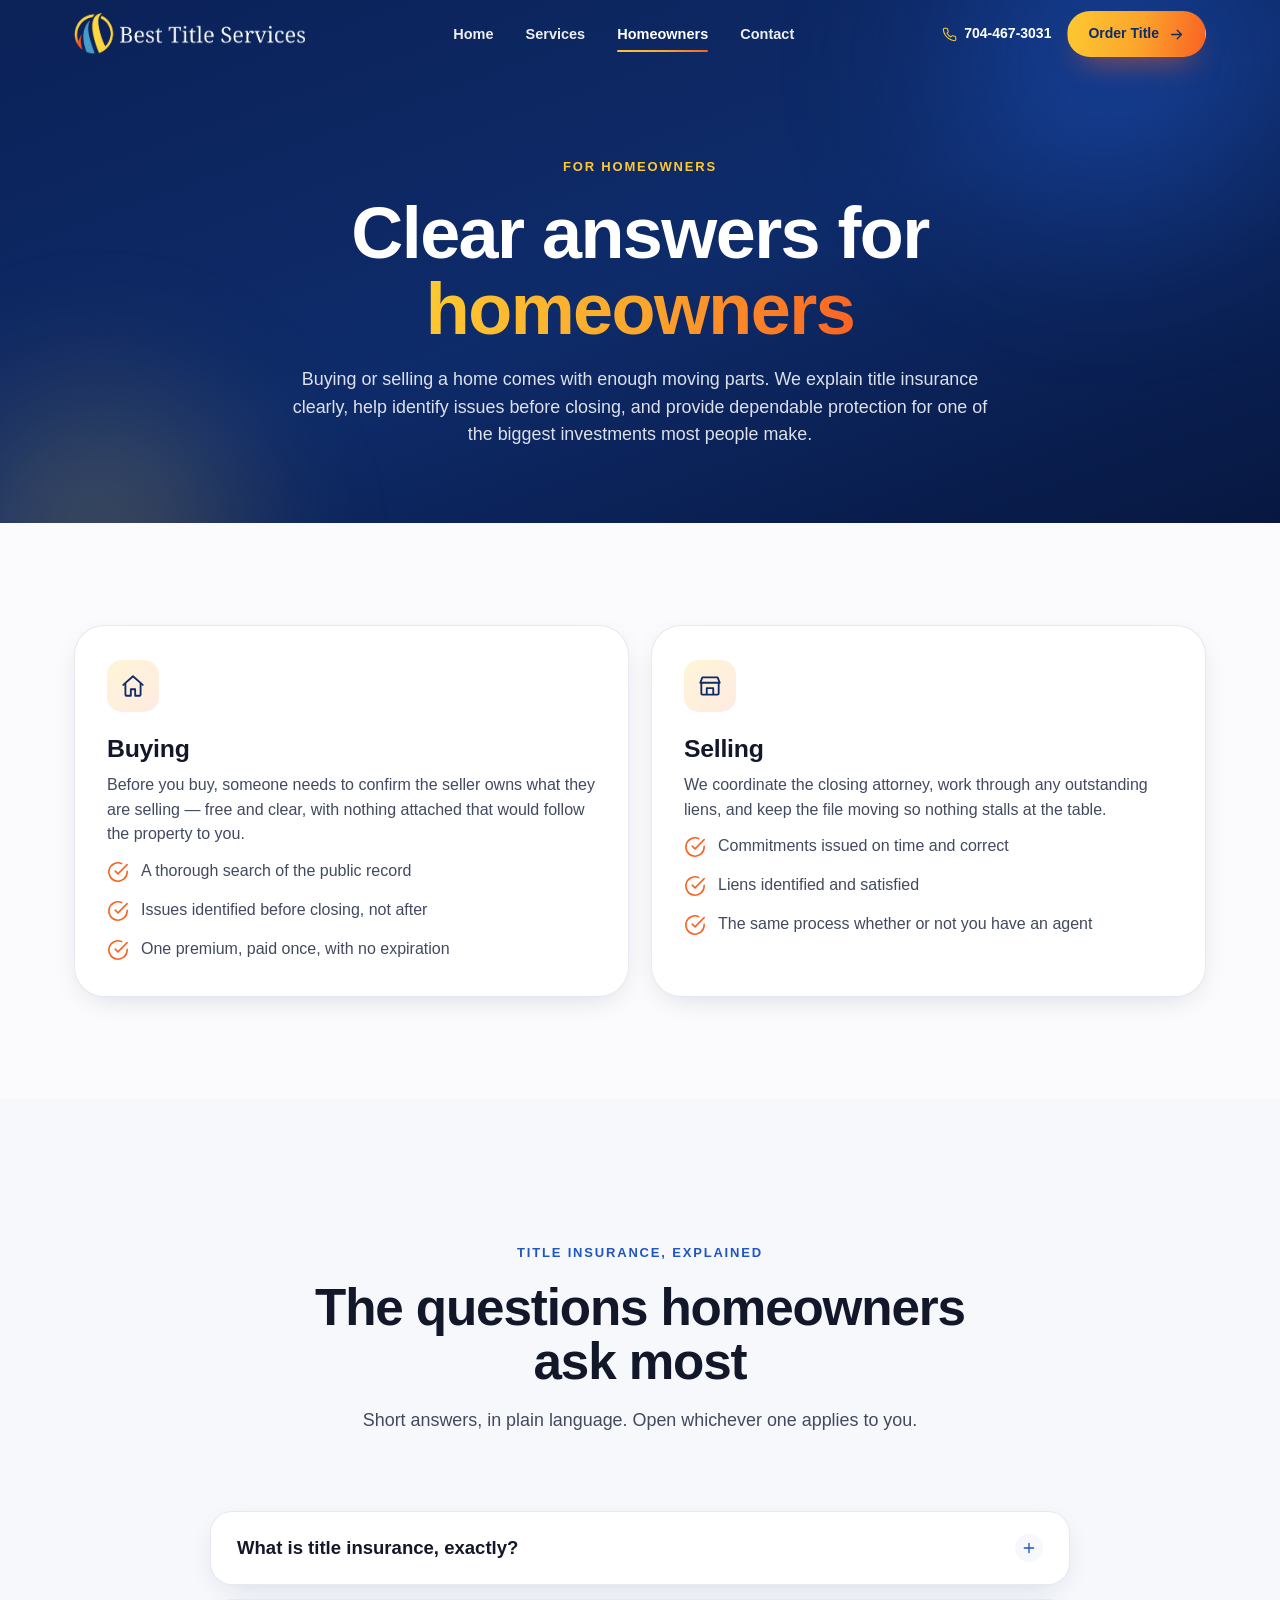
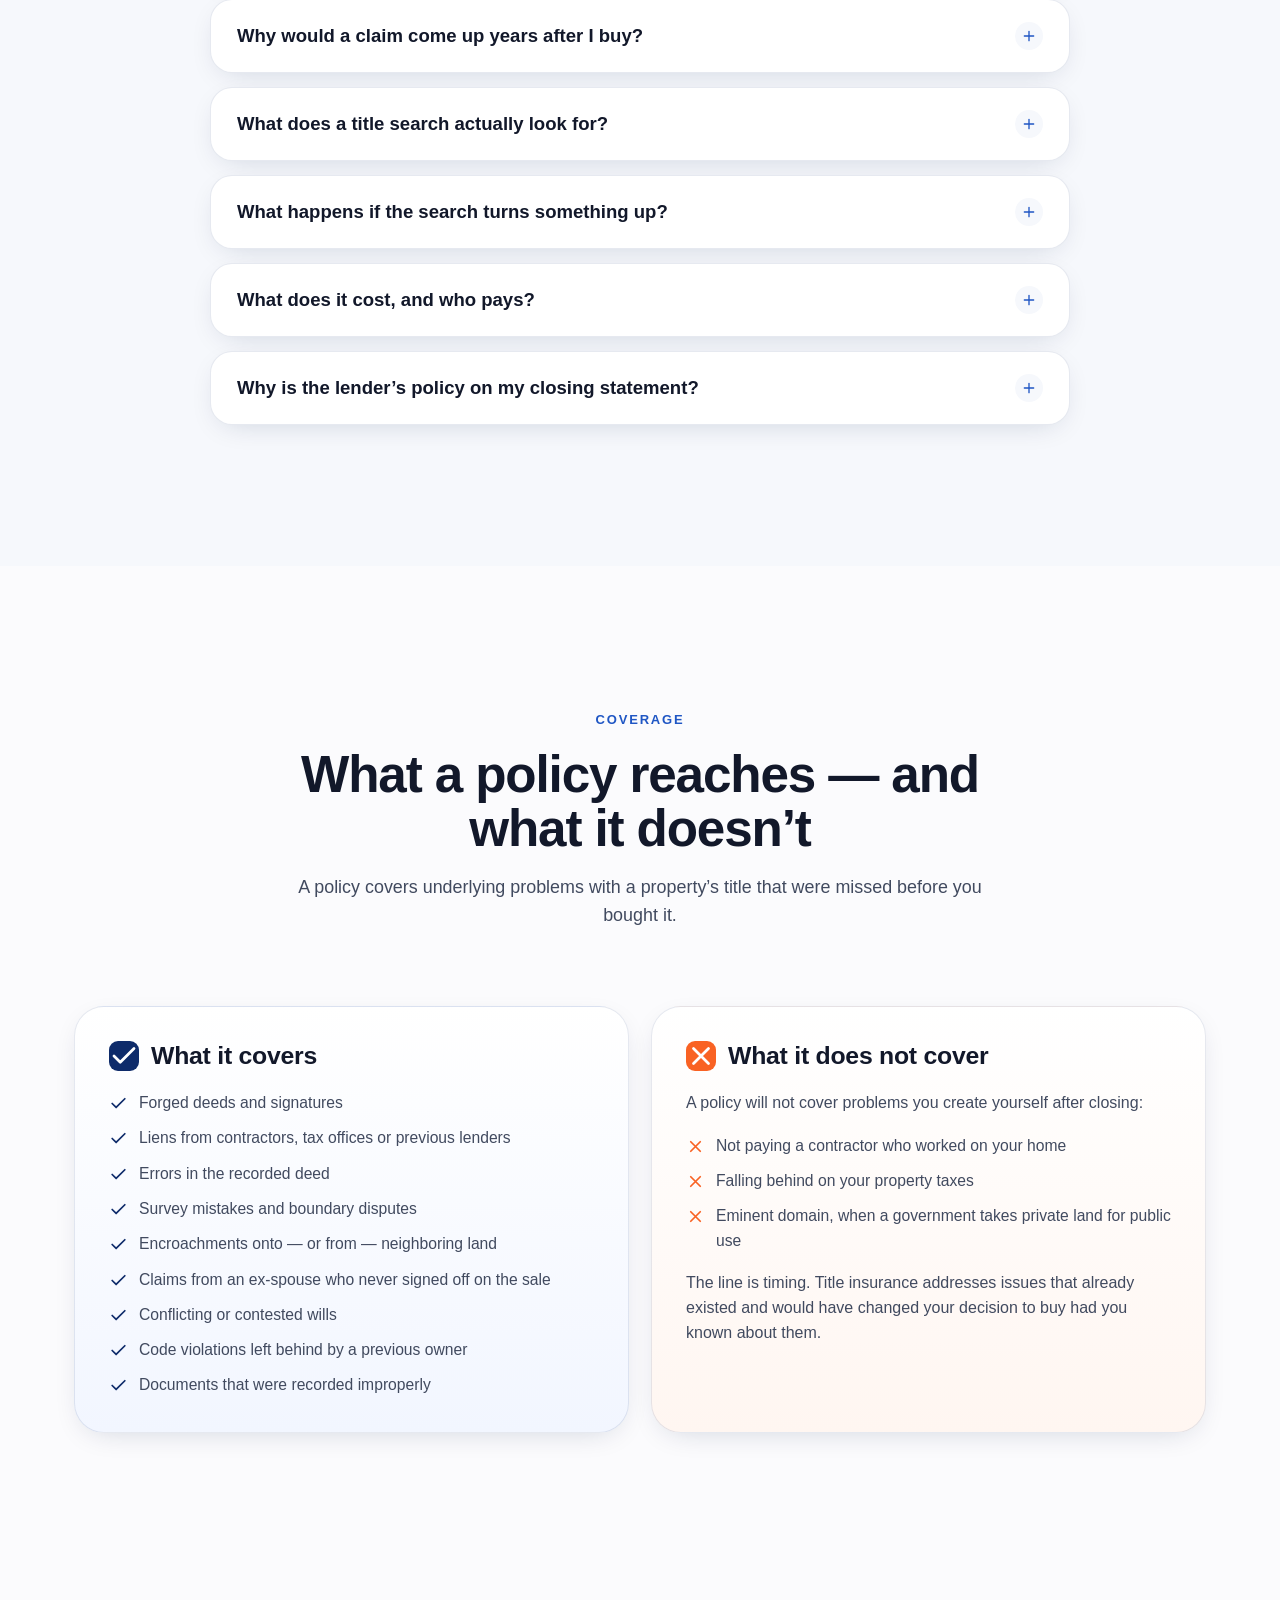
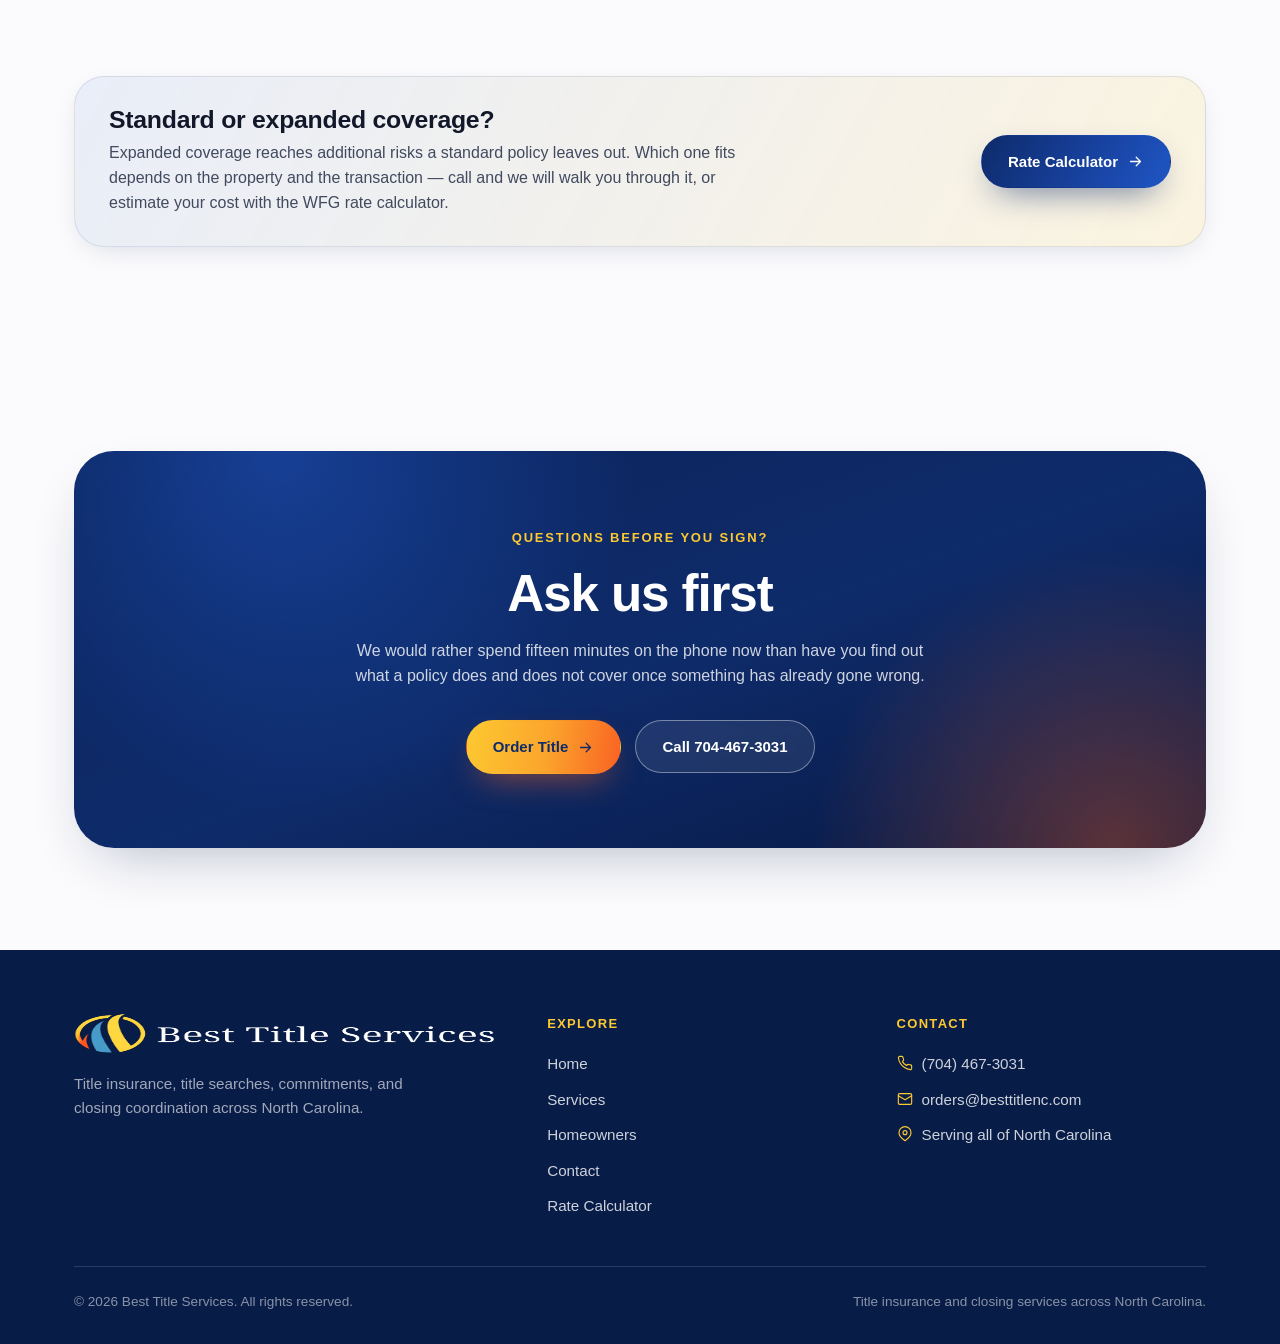
<file: homeowners.html>
<!DOCTYPE html>
<html lang="en">
<head>
<meta charset="UTF-8" />
<meta name="viewport" content="width=device-width, initial-scale=1.0" />
<title>Homeowners — Best Title Services | Clear Answers on Title Insurance</title>
<meta name="description" content="Clear answers for homeowners: what title insurance is, what it covers, what it leaves out, what it costs, and who pays. Title services across North Carolina." />
<link rel="canonical" href="https://www.besttitlenc.com/homeowners.html" />
<meta property="og:title" content="Homeowners — Best Title Services | Clear Answers on Title Insurance" />
<meta property="og:description" content="Clear answers for homeowners: what title insurance is, what it covers, what it leaves out, what it costs, and who pays. Title services across North Carolina." />
<meta property="og:type" content="website" />
<meta property="og:url" content="https://www.besttitlenc.com/homeowners.html" />
<meta property="og:image" content="https://www.besttitlenc.com/assets/img/hero-lake.jpg" />
<meta name="theme-color" content="#0e2b6a" />
<link rel="icon" href="assets/img/favicon.png" />
<link rel="apple-touch-icon" href="assets/img/favicon.png" />
<link rel="stylesheet" href="assets/css/style.css" />
</head>
<body>

<!-- NAV -->
<header class="nav">
  <div class="nav__inner">
    <a href="index.html" class="nav__logo" aria-label="Best Title Services home">
      <img class="logo-dark" src="assets/img/logo-dark.png" alt="Best Title Services" width="420" height="200" />
      <img class="logo-light" src="assets/img/logo-light.png" alt="Best Title Services" width="420" height="200" />
    </a>
    <nav class="nav__links">
      <a href="index.html">Home</a>
      <a href="services.html">Services</a>
      <a href="homeowners.html" class="active">Homeowners</a>
      <a href="contact.html">Contact</a>
    </nav>
    <div class="nav__cta">
      <a href="tel:7044673031" class="nav__phone"><svg viewBox="0 0 24 24" fill="none" stroke="currentColor" stroke-width="1.7" stroke-linecap="round" stroke-linejoin="round"><path d="M22 16.92v3a2 2 0 0 1-2.18 2 19.79 19.79 0 0 1-8.63-3.07 19.5 19.5 0 0 1-6-6 19.79 19.79 0 0 1-3.07-8.67A2 2 0 0 1 4.11 2h3a2 2 0 0 1 2 1.72 12.84 12.84 0 0 0 .7 2.81 2 2 0 0 1-.45 2.11L8.09 9.91a16 16 0 0 0 6 6l1.27-1.27a2 2 0 0 1 2.11-.45 12.84 12.84 0 0 0 2.81.7A2 2 0 0 1 22 16.92z"/></svg>704-467-3031</a>
      <a href="mailto:orders@besttitlenc.com?subject=New%20Title%20Request%20Best%20Title%20Services" class="btn btn--primary btn--sm">Order Title <svg viewBox="0 0 24 24" fill="none" stroke="currentColor" stroke-width="1.8" stroke-linecap="round" stroke-linejoin="round"><path d="M5 12h14M13 6l6 6-6 6"/></svg></a>
      <button class="nav__burger" aria-label="Menu" aria-expanded="false"><span></span><span></span><span></span></button>
    </div>
  </div>
</header>

<div class="mobile-menu">
  <a href="index.html">Home</a>
  <a href="services.html">Services</a>
  <a href="homeowners.html">Homeowners</a>
  <a href="contact.html">Contact</a>
  <a href="tel:7044673031">Call 704-467-3031</a>
  <a href="mailto:orders@besttitlenc.com?subject=New%20Title%20Request%20Best%20Title%20Services" class="btn btn--primary">Order Title</a>
</div>

<section class="subhero">
  <div class="wrap">
    <div class="section-head" data-reveal>
      <span class="eyebrow">For homeowners</span>
      <h1>Clear answers for <span class="text-grad">homeowners</span></h1>
      <p>Buying or selling a home comes with enough moving parts. We explain title insurance clearly, help identify issues before closing, and provide dependable protection for one of the biggest investments most people make.</p>
    </div>
  </div>
</section>

<!-- BUYERS & SELLERS -->
<section class="section section--tight">
  <div class="wrap">
    <div class="grid grid-2">
      <div class="card" data-reveal>
        <div class="card__ico"><svg viewBox="0 0 24 24" fill="none" stroke="currentColor" stroke-width="1.7" stroke-linecap="round" stroke-linejoin="round"><path d="m3 11 9-8 9 8"/><path d="M5 10v10a1 1 0 0 0 1 1h4v-6h4v6h4a1 1 0 0 0 1-1V10"/></svg></div>
        <h3>Buying</h3>
        <p>Before you buy, someone needs to confirm the seller owns what they are selling &mdash; free and clear, with nothing attached that would follow the property to you.</p>
        <ul class="checklist checklist--tight">
          <li><svg viewBox="0 0 24 24" fill="none" stroke="currentColor" stroke-width="1.7" stroke-linecap="round" stroke-linejoin="round"><path d="M22 11.08V12a10 10 0 1 1-5.93-9.14"/><path d="M22 4 12 14.01l-3-3"/></svg>A thorough search of the public record</li>
          <li><svg viewBox="0 0 24 24" fill="none" stroke="currentColor" stroke-width="1.7" stroke-linecap="round" stroke-linejoin="round"><path d="M22 11.08V12a10 10 0 1 1-5.93-9.14"/><path d="M22 4 12 14.01l-3-3"/></svg>Issues identified before closing, not after</li>
          <li><svg viewBox="0 0 24 24" fill="none" stroke="currentColor" stroke-width="1.7" stroke-linecap="round" stroke-linejoin="round"><path d="M22 11.08V12a10 10 0 1 1-5.93-9.14"/><path d="M22 4 12 14.01l-3-3"/></svg>One premium, paid once, with no expiration</li>
        </ul>
      </div>
      <div class="card d1" data-reveal>
        <div class="card__ico"><svg viewBox="0 0 24 24" fill="none" stroke="currentColor" stroke-width="1.7" stroke-linecap="round" stroke-linejoin="round"><path d="M3 9h18M3 9l2-5h14l2 5M4 9v10a1 1 0 0 0 1 1h14a1 1 0 0 0 1-1V9M9 20v-6h6v6"/></svg></div>
        <h3>Selling</h3>
        <p>We coordinate the closing attorney, work through any outstanding liens, and keep the file moving so nothing stalls at the table.</p>
        <ul class="checklist checklist--tight">
          <li><svg viewBox="0 0 24 24" fill="none" stroke="currentColor" stroke-width="1.7" stroke-linecap="round" stroke-linejoin="round"><path d="M22 11.08V12a10 10 0 1 1-5.93-9.14"/><path d="M22 4 12 14.01l-3-3"/></svg>Commitments issued on time and correct</li>
          <li><svg viewBox="0 0 24 24" fill="none" stroke="currentColor" stroke-width="1.7" stroke-linecap="round" stroke-linejoin="round"><path d="M22 11.08V12a10 10 0 1 1-5.93-9.14"/><path d="M22 4 12 14.01l-3-3"/></svg>Liens identified and satisfied</li>
          <li><svg viewBox="0 0 24 24" fill="none" stroke="currentColor" stroke-width="1.7" stroke-linecap="round" stroke-linejoin="round"><path d="M22 11.08V12a10 10 0 1 1-5.93-9.14"/><path d="M22 4 12 14.01l-3-3"/></svg>The same process whether or not you have an agent</li>
        </ul>
      </div>
    </div>
  </div>
</section>

<!-- FAQ -->
<section class="section" style="background:var(--bg-2);">
  <div class="wrap">
    <div class="section-head" data-reveal>
      <span class="eyebrow">Title insurance, explained</span>
      <h2>The questions homeowners ask most</h2>
      <p>Short answers, in plain language. Open whichever one applies to you.</p>
    </div>
    <div class="accordion">
      <div class="acc" data-reveal><button class="acc__q">What is title insurance, exactly?<span class="ico"><svg viewBox="0 0 24 24" fill="none" stroke="currentColor" stroke-width="2" stroke-linecap="round"><path d="M12 5v14M5 12h14"/></svg></span></button><div class="acc__a"><div class="acc__a-inner"><p>&ldquo;Title&rdquo; means legal ownership. Title insurance covers third-party claims on a property &mdash; claims that did not surface in the original search and only appear after closing.</p><p>A third party is anyone other than you: a contractor who was never paid by the previous owner, a county tax office, an heir nobody knew about.</p><p>The premium is paid once, at closing. There is no renewal and no expiration.</p></div></div></div>
      <div class="acc" data-reveal><button class="acc__q">Why would a claim come up years after I buy?<span class="ico"><svg viewBox="0 0 24 24" fill="none" stroke="currentColor" stroke-width="2" stroke-linecap="round"><path d="M12 5v14M5 12h14"/></svg></span></button><div class="acc__a"><div class="acc__a-inner"><p>Someone may hold rights to the property that nobody flagged when you made your offer &mdash; and often the seller did not know either.</p><p>In the case of an overlooked heir, that person may not learn they have a claim until a lawyer tells them. That is why coverage runs for as long as you hold an interest in the property.</p></div></div></div>
      <div class="acc" data-reveal><button class="acc__q">What does a title search actually look for?<span class="ico"><svg viewBox="0 0 24 24" fill="none" stroke="currentColor" stroke-width="2" stroke-linecap="round"><path d="M12 5v14M5 12h14"/></svg></span></button><div class="acc__a"><div class="acc__a-inner"><p>Before your loan closes, your lender orders a title search. A title company works the public record &mdash; deeds, mortgages, court judgments, divorce decrees, tax records, child support orders &mdash; looking for anything that would affect the lender&rsquo;s or the buyer&rsquo;s rights.</p><p><strong>Liens.</strong> A contractor, tax authority, or lender who was not paid can attach a lien to the property. You do not want to inherit a previous owner&rsquo;s unpaid bills.</p><p><strong>Easements.</strong> Someone else&rsquo;s right to use land you own &mdash; a utility corridor across the back of the lot, a neighbor&rsquo;s driveway. It can quietly limit what you are allowed to build.</p><p><strong>Encumbrances.</strong> The broad category: liens and easements, plus zoning rules, HOA covenants, and any leasehold rights already running with the property.</p></div></div></div>
      <div class="acc" data-reveal><button class="acc__q">What happens if the search turns something up?<span class="ico"><svg viewBox="0 0 24 24" fill="none" stroke="currentColor" stroke-width="2" stroke-linecap="round"><path d="M12 5v14M5 12h14"/></svg></span></button><div class="acc__a"><div class="acc__a-inner"><p>We go to work clearing it. Sometimes that means your agent and the seller&rsquo;s agent getting the seller to resolve it before closing.</p><p>Occasionally a problem is serious enough to end a deal &mdash; and it is far better to learn that now than after you have signed.</p></div></div></div>
      <div class="acc" data-reveal><button class="acc__q">What does it cost, and who pays?<span class="ico"><svg viewBox="0 0 24 24" fill="none" stroke="currentColor" stroke-width="2" stroke-linecap="round"><path d="M12 5v14M5 12h14"/></svg></span></button><div class="acc__a"><div class="acc__a-inner"><p>One premium, paid once at closing. The owner&rsquo;s policy is priced off the purchase price, the lender&rsquo;s off the loan amount. Together they typically run 0.5% to 1.0% of the purchase price, or roughly $1,500 to $3,000 on a $300,000 home, according to ALTA.</p><p>The buyer covers the lender&rsquo;s policy as part of closing costs. The owner&rsquo;s policy can be paid by either side &mdash; local custom usually decides, and it is negotiable. Buying both at once lowers the cost of the owner&rsquo;s policy through a simultaneous issue rate.</p><p>In North Carolina, title insurance is filed at the same rate no matter which agency you use. What differs is who is running the search, and whether their underwriters can clear a problem when one appears.</p></div></div></div>
      <div class="acc" data-reveal><button class="acc__q">Why is the lender&rsquo;s policy on my closing statement?<span class="ico"><svg viewBox="0 0 24 24" fill="none" stroke="currentColor" stroke-width="2" stroke-linecap="round"><path d="M12 5v14M5 12h14"/></svg></span></button><div class="acc__a"><div class="acc__a-inner"><p>It protects the lender, not you, though you are the one paying for it. If you lose the home because it was sold to you fraudulently, the lender files a claim to recover the payments it was counting on.</p><p>An owner&rsquo;s policy is what protects your equity, funds your defense if someone sues claiming rights to the property, and preserves your ability to sell later when the next buyer&rsquo;s search runs.</p></div></div></div>
    </div>
  </div>
</section>

<!-- COVERAGE -->
<section class="section">
  <div class="wrap">
    <div class="section-head" data-reveal>
      <span class="eyebrow">Coverage</span>
      <h2>What a policy reaches &mdash; and what it doesn&rsquo;t</h2>
      <p>A policy covers underlying problems with a property&rsquo;s title that were missed before you bought it.</p>
    </div>
    <div class="cover-2">
      <div class="cover-card cover-card--yes" data-reveal>
        <h3><span class="tag"><svg viewBox="0 0 24 24" fill="none" stroke="currentColor" stroke-width="2.2" stroke-linecap="round" stroke-linejoin="round"><path d="M20 6 9 17l-5-5"/></svg></span>What it covers</h3>
        <ul class="cover-list">
          <li><svg viewBox="0 0 24 24" fill="none" stroke="currentColor" stroke-width="2.2" stroke-linecap="round" stroke-linejoin="round"><path d="M20 6 9 17l-5-5"/></svg>Forged deeds and signatures</li>
          <li><svg viewBox="0 0 24 24" fill="none" stroke="currentColor" stroke-width="2.2" stroke-linecap="round" stroke-linejoin="round"><path d="M20 6 9 17l-5-5"/></svg>Liens from contractors, tax offices or previous lenders</li>
          <li><svg viewBox="0 0 24 24" fill="none" stroke="currentColor" stroke-width="2.2" stroke-linecap="round" stroke-linejoin="round"><path d="M20 6 9 17l-5-5"/></svg>Errors in the recorded deed</li>
          <li><svg viewBox="0 0 24 24" fill="none" stroke="currentColor" stroke-width="2.2" stroke-linecap="round" stroke-linejoin="round"><path d="M20 6 9 17l-5-5"/></svg>Survey mistakes and boundary disputes</li>
          <li><svg viewBox="0 0 24 24" fill="none" stroke="currentColor" stroke-width="2.2" stroke-linecap="round" stroke-linejoin="round"><path d="M20 6 9 17l-5-5"/></svg>Encroachments onto &mdash; or from &mdash; neighboring land</li>
          <li><svg viewBox="0 0 24 24" fill="none" stroke="currentColor" stroke-width="2.2" stroke-linecap="round" stroke-linejoin="round"><path d="M20 6 9 17l-5-5"/></svg>Claims from an ex-spouse who never signed off on the sale</li>
          <li><svg viewBox="0 0 24 24" fill="none" stroke="currentColor" stroke-width="2.2" stroke-linecap="round" stroke-linejoin="round"><path d="M20 6 9 17l-5-5"/></svg>Conflicting or contested wills</li>
          <li><svg viewBox="0 0 24 24" fill="none" stroke="currentColor" stroke-width="2.2" stroke-linecap="round" stroke-linejoin="round"><path d="M20 6 9 17l-5-5"/></svg>Code violations left behind by a previous owner</li>
          <li><svg viewBox="0 0 24 24" fill="none" stroke="currentColor" stroke-width="2.2" stroke-linecap="round" stroke-linejoin="round"><path d="M20 6 9 17l-5-5"/></svg>Documents that were recorded improperly</li>
        </ul>
      </div>
      <div class="cover-card cover-card--no d1" data-reveal>
        <h3><span class="tag"><svg viewBox="0 0 24 24" fill="none" stroke="currentColor" stroke-width="2.2" stroke-linecap="round" stroke-linejoin="round"><path d="M18 6 6 18M6 6l12 12"/></svg></span>What it does not cover</h3>
        <p style="margin-bottom:18px;">A policy will not cover problems you create yourself after closing:</p>
        <ul class="cover-list">
          <li><svg viewBox="0 0 24 24" fill="none" stroke="currentColor" stroke-width="2.2" stroke-linecap="round" stroke-linejoin="round"><path d="M18 6 6 18M6 6l12 12"/></svg>Not paying a contractor who worked on your home</li>
          <li><svg viewBox="0 0 24 24" fill="none" stroke="currentColor" stroke-width="2.2" stroke-linecap="round" stroke-linejoin="round"><path d="M18 6 6 18M6 6l12 12"/></svg>Falling behind on your property taxes</li>
          <li><svg viewBox="0 0 24 24" fill="none" stroke="currentColor" stroke-width="2.2" stroke-linecap="round" stroke-linejoin="round"><path d="M18 6 6 18M6 6l12 12"/></svg>Eminent domain, when a government takes private land for public use</li>
        </ul>
        <p style="margin-top:18px;">The line is timing. Title insurance addresses issues that already existed and would have changed your decision to buy had you known about them.</p>
      </div>
    </div>
  </div>
</section>

<!-- EXPANDED COVERAGE + RATE -->
<section class="section section--tight">
  <div class="wrap">
    <div class="callout" data-reveal>
      <div class="callout__t">
        <h3>Standard or expanded coverage?</h3>
        <p>Expanded coverage reaches additional risks a standard policy leaves out. Which one fits depends on the property and the transaction &mdash; call and we will walk you through it, or estimate your cost with the WFG rate calculator.</p>
      </div>
      <a href="https://rates.wfgnationaltitle.com/" target="_blank" rel="noopener" class="btn btn--primary">Rate Calculator <svg viewBox="0 0 24 24" fill="none" stroke="currentColor" stroke-width="1.8" stroke-linecap="round" stroke-linejoin="round"><path d="M5 12h14M13 6l6 6-6 6"/></svg></a>
    </div>
  </div>
</section>

<!-- CTA -->
<section class="section section--tight">
  <div class="wrap">
    <div class="cta-card" data-reveal>
      <span class="eyebrow eyebrow--light">Questions before you sign?</span>
      <h2>Ask us first</h2>
      <p>We would rather spend fifteen minutes on the phone now than have you find out what a policy does and does not cover once something has already gone wrong.</p>
      <div class="cta-actions">
        <a href="mailto:orders@besttitlenc.com?subject=New%20Title%20Request%20Best%20Title%20Services" class="btn btn--gold">Order Title <svg viewBox="0 0 24 24" fill="none" stroke="currentColor" stroke-width="1.8" stroke-linecap="round" stroke-linejoin="round"><path d="M5 12h14M13 6l6 6-6 6"/></svg></a>
        <a href="tel:7044673031" class="btn btn--outline-light">Call 704-467-3031</a>
      </div>
    </div>
  </div>
</section>

<!-- FOOTER -->
<footer class="footer">
  <div class="wrap">
    <div class="footer__grid">
      <div>
        <div class="footer__logo"><img src="assets/img/logo-light.png" alt="Best Title Services" width="420" height="200" /></div>
        <p>Title insurance, title searches, commitments, and closing coordination across North Carolina.</p>
      </div>
      <div>
        <h4>Explore</h4>
        <div class="footer__links">
          <a href="index.html">Home</a>
          <a href="services.html">Services</a>
          <a href="homeowners.html">Homeowners</a>
          <a href="contact.html">Contact</a>
          <a href="https://rates.wfgnationaltitle.com/" target="_blank" rel="noopener">Rate Calculator</a>
        </div>
      </div>
      <div>
        <h4>Contact</h4>
        <div class="footer__contact">
          <a href="tel:7044673031"><svg viewBox="0 0 24 24" fill="none" stroke="currentColor" stroke-width="1.7" stroke-linecap="round" stroke-linejoin="round"><path d="M22 16.92v3a2 2 0 0 1-2.18 2 19.79 19.79 0 0 1-8.63-3.07 19.5 19.5 0 0 1-6-6 19.79 19.79 0 0 1-3.07-8.67A2 2 0 0 1 4.11 2h3a2 2 0 0 1 2 1.72 12.84 12.84 0 0 0 .7 2.81 2 2 0 0 1-.45 2.11L8.09 9.91a16 16 0 0 0 6 6l1.27-1.27a2 2 0 0 1 2.11-.45 12.84 12.84 0 0 0 2.81.7A2 2 0 0 1 22 16.92z"/></svg>(704) 467-3031</a>
          <a href="mailto:orders@besttitlenc.com"><svg viewBox="0 0 24 24" fill="none" stroke="currentColor" stroke-width="1.7" stroke-linecap="round" stroke-linejoin="round"><rect x="2" y="4" width="20" height="16" rx="2"/><path d="m22 7-10 6L2 7"/></svg>orders@besttitlenc.com</a>
          <span><svg viewBox="0 0 24 24" fill="none" stroke="currentColor" stroke-width="1.7" stroke-linecap="round" stroke-linejoin="round"><path d="M21 10c0 6-9 12-9 12s-9-6-9-12a9 9 0 0 1 18 0z"/><circle cx="12" cy="10" r="3"/></svg>Serving all of North Carolina</span>
        </div>
      </div>
    </div>
    <div class="footer__bottom">
      <span>&copy; <span id="year">2026</span> Best Title Services. All rights reserved.</span>
      <span>Title insurance and closing services across North Carolina.</span>
    </div>
  </div>
</footer>

<script src="assets/js/main.js"></script>
</body>
</html>
</file>
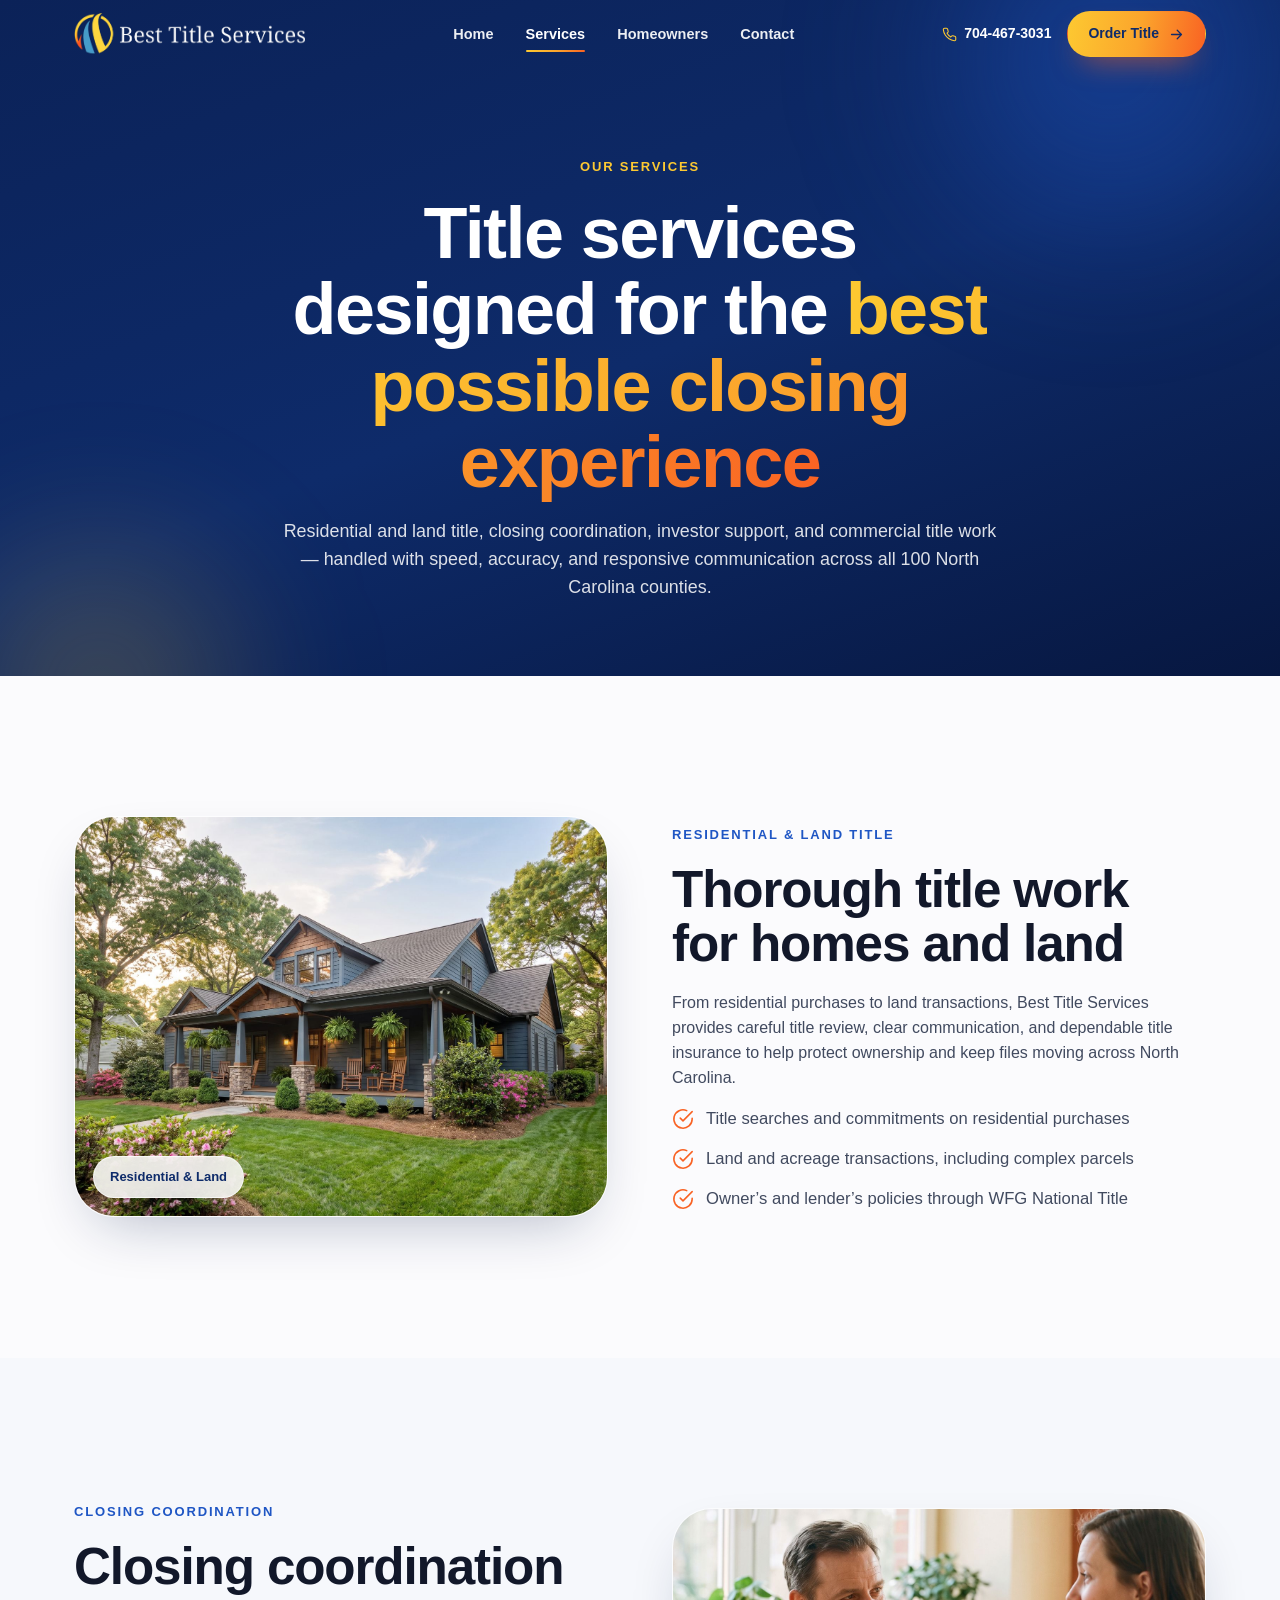
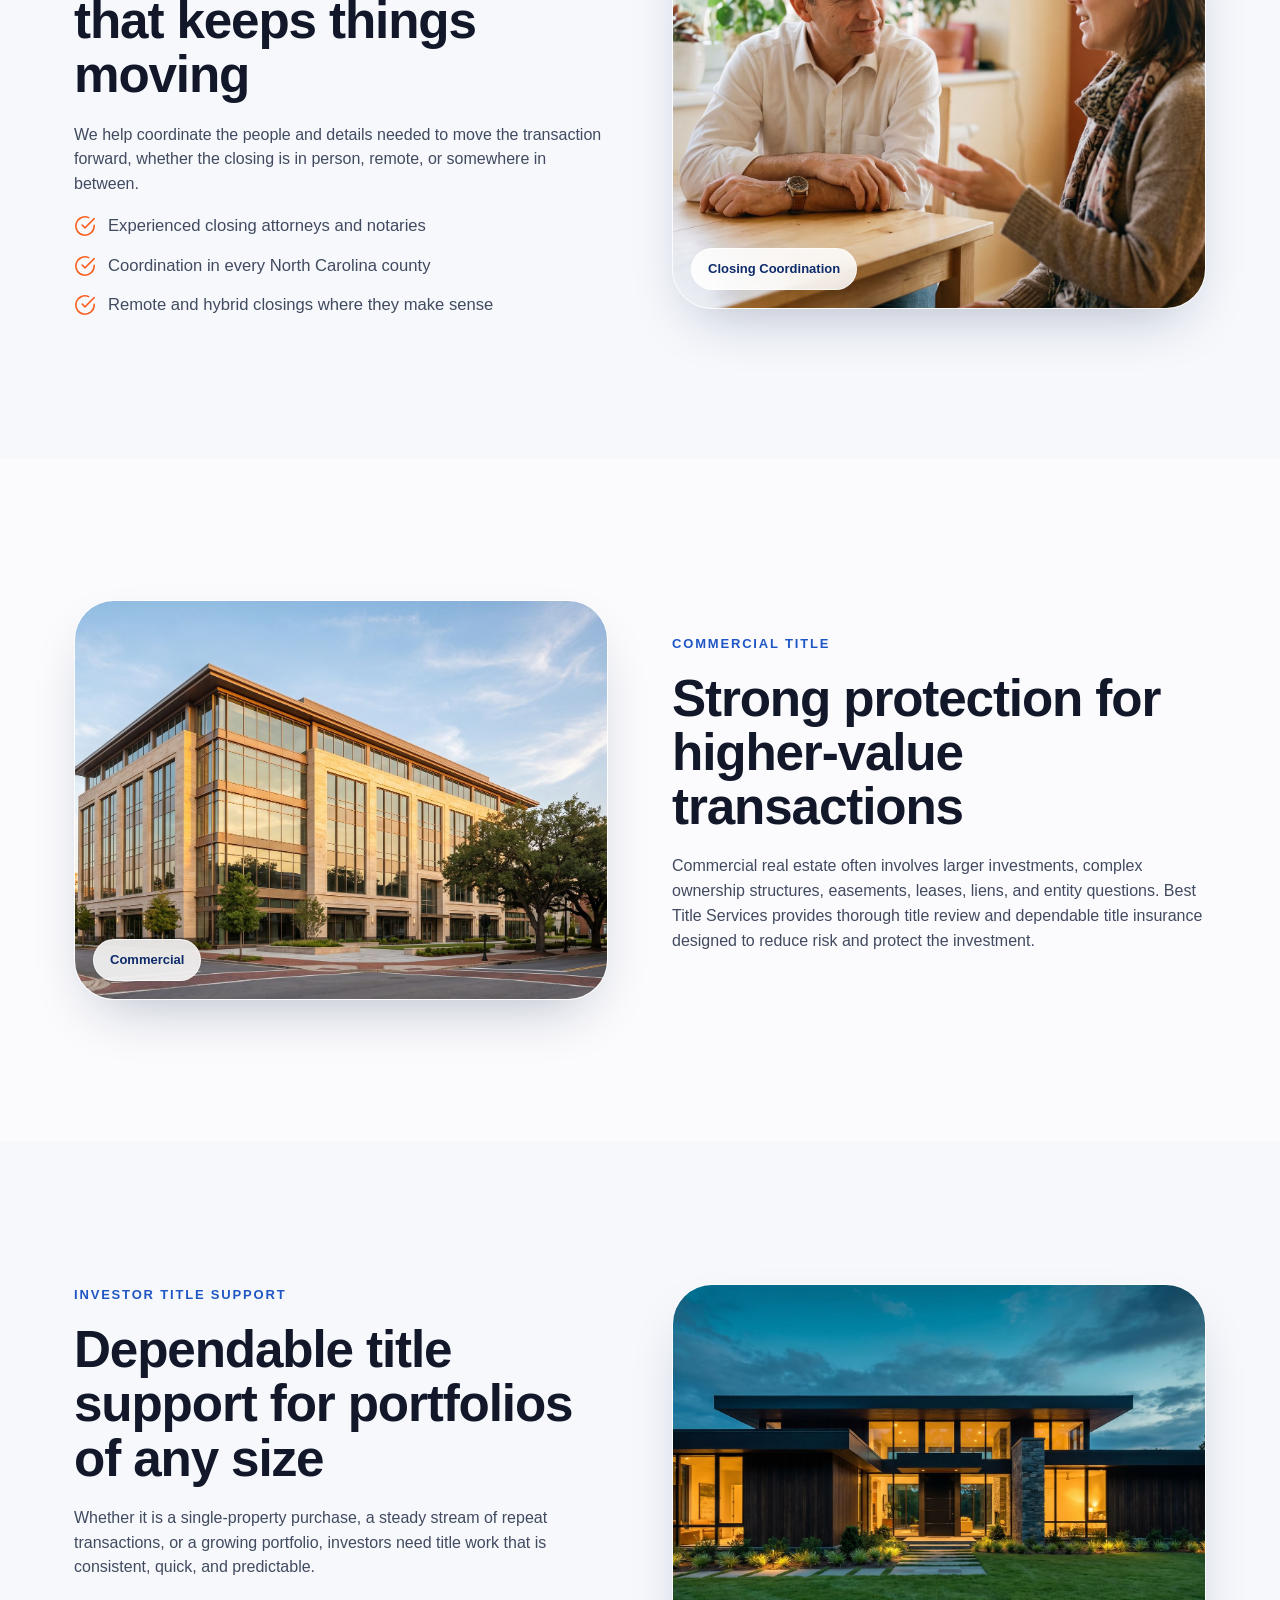
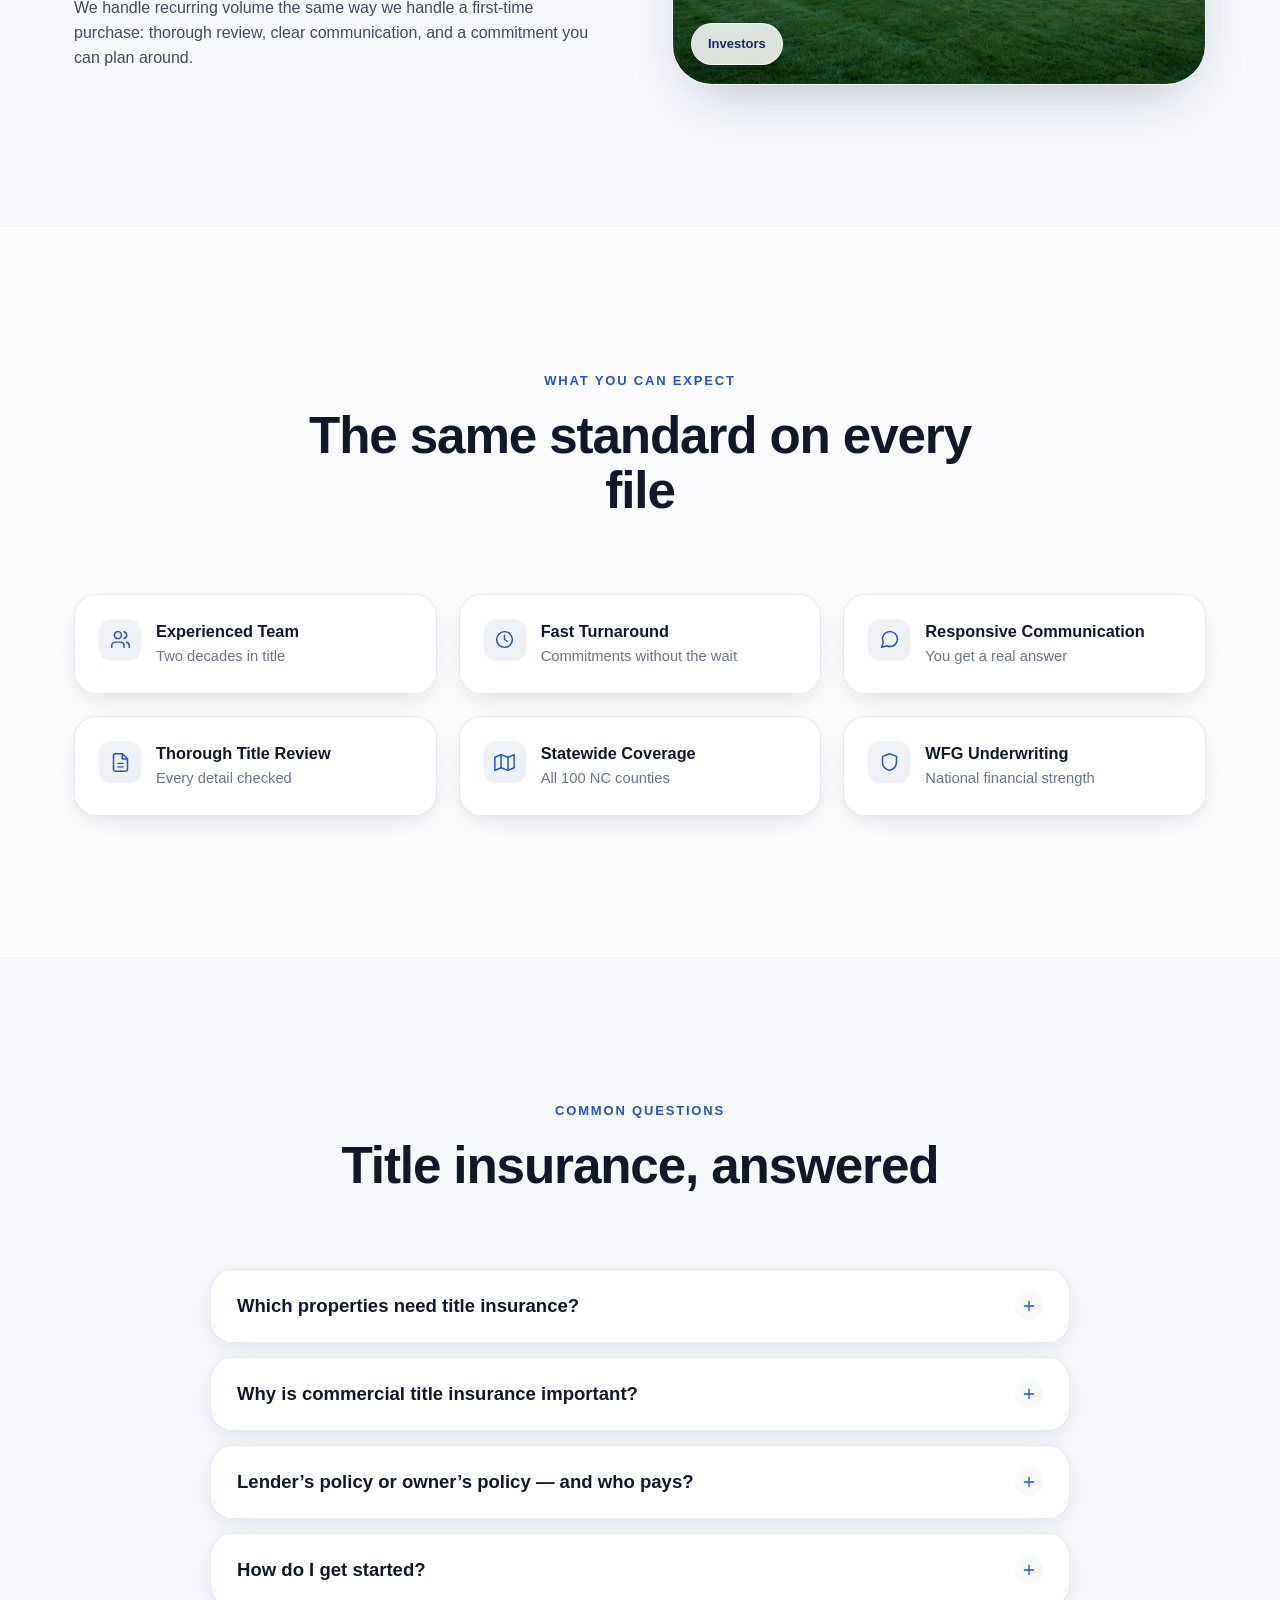
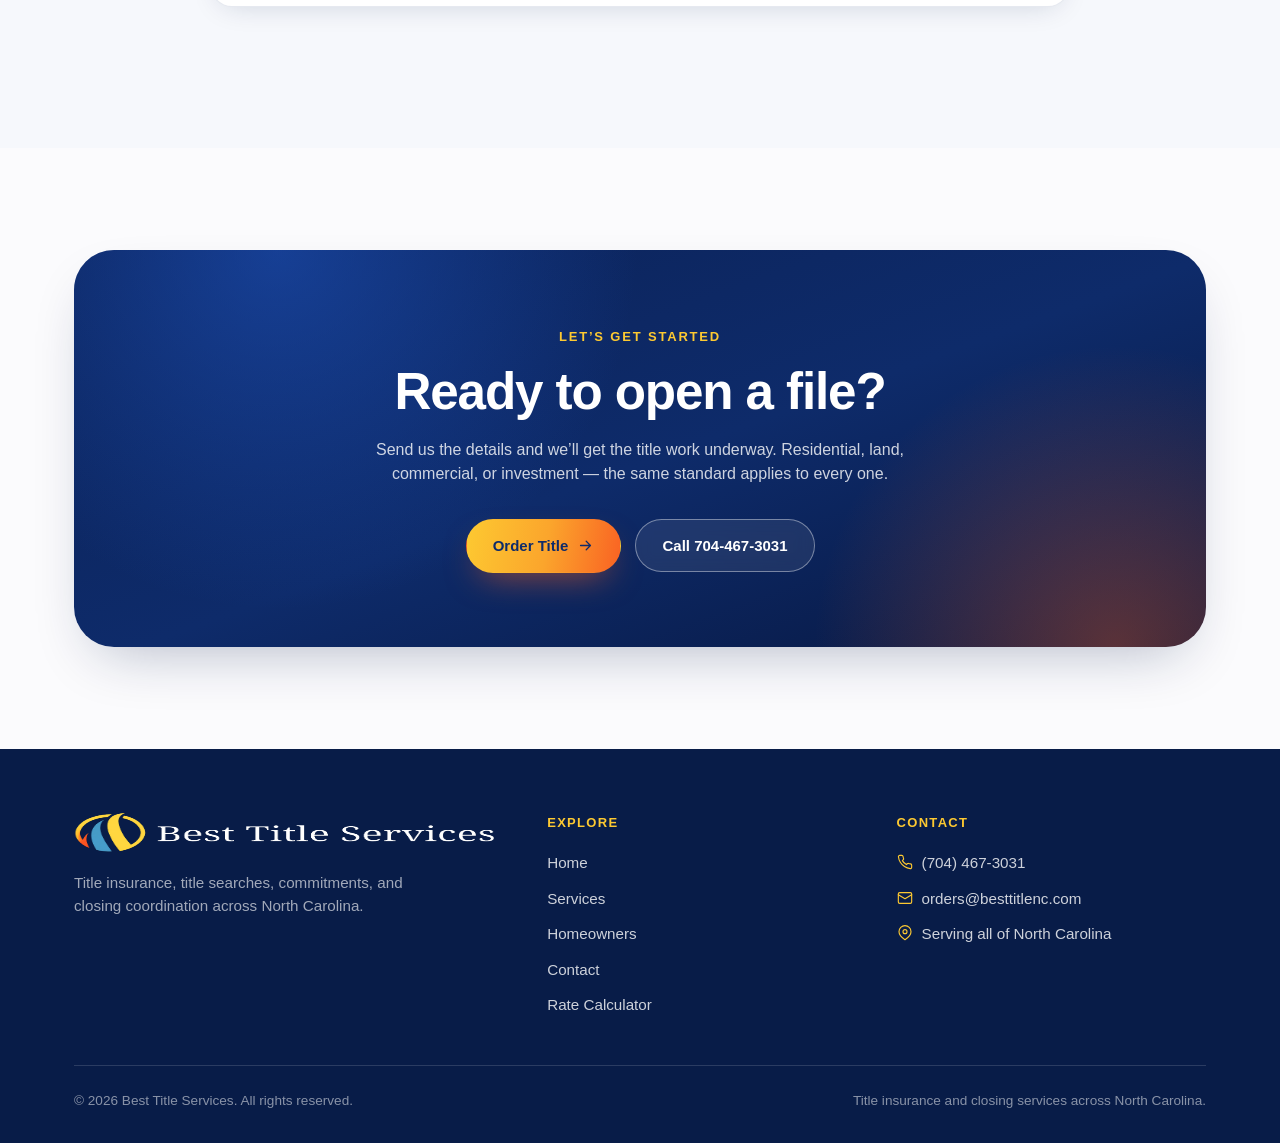
<file: services.html>
<!DOCTYPE html>
<html lang="en">
<head>
<meta charset="UTF-8" />
<meta name="viewport" content="width=device-width, initial-scale=1.0" />
<title>Services — Best Title Services | Residential, Land, Closing, Commercial &amp; Investor Title</title>
<meta name="description" content="Residential and land title, closing coordination, investor support, and commercial title work across all 100 North Carolina counties." />
<link rel="canonical" href="https://www.besttitlenc.com/services.html" />
<meta property="og:title" content="Services — Best Title Services | Residential, Land, Closing, Commercial &amp; Investor Title" />
<meta property="og:description" content="Residential and land title, closing coordination, investor support, and commercial title work across all 100 North Carolina counties." />
<meta property="og:type" content="website" />
<meta property="og:url" content="https://www.besttitlenc.com/services.html" />
<meta property="og:image" content="https://www.besttitlenc.com/assets/img/hero-lake.jpg" />
<meta name="theme-color" content="#0e2b6a" />
<link rel="icon" href="assets/img/favicon.png" />
<link rel="apple-touch-icon" href="assets/img/favicon.png" />
<link rel="stylesheet" href="assets/css/style.css" />
</head>
<body>

<!-- NAV -->
<header class="nav">
  <div class="nav__inner">
    <a href="index.html" class="nav__logo" aria-label="Best Title Services home">
      <img class="logo-dark" src="assets/img/logo-dark.png" alt="Best Title Services" width="420" height="200" />
      <img class="logo-light" src="assets/img/logo-light.png" alt="Best Title Services" width="420" height="200" />
    </a>
    <nav class="nav__links">
      <a href="index.html">Home</a>
      <a href="services.html" class="active">Services</a>
      <a href="homeowners.html">Homeowners</a>
      <a href="contact.html">Contact</a>
    </nav>
    <div class="nav__cta">
      <a href="tel:7044673031" class="nav__phone"><svg viewBox="0 0 24 24" fill="none" stroke="currentColor" stroke-width="1.7" stroke-linecap="round" stroke-linejoin="round"><path d="M22 16.92v3a2 2 0 0 1-2.18 2 19.79 19.79 0 0 1-8.63-3.07 19.5 19.5 0 0 1-6-6 19.79 19.79 0 0 1-3.07-8.67A2 2 0 0 1 4.11 2h3a2 2 0 0 1 2 1.72 12.84 12.84 0 0 0 .7 2.81 2 2 0 0 1-.45 2.11L8.09 9.91a16 16 0 0 0 6 6l1.27-1.27a2 2 0 0 1 2.11-.45 12.84 12.84 0 0 0 2.81.7A2 2 0 0 1 22 16.92z"/></svg>704-467-3031</a>
      <a href="mailto:orders@besttitlenc.com?subject=New%20Title%20Request%20Best%20Title%20Services" class="btn btn--primary btn--sm">Order Title <svg viewBox="0 0 24 24" fill="none" stroke="currentColor" stroke-width="1.8" stroke-linecap="round" stroke-linejoin="round"><path d="M5 12h14M13 6l6 6-6 6"/></svg></a>
      <button class="nav__burger" aria-label="Menu" aria-expanded="false"><span></span><span></span><span></span></button>
    </div>
  </div>
</header>

<div class="mobile-menu">
  <a href="index.html">Home</a>
  <a href="services.html">Services</a>
  <a href="homeowners.html">Homeowners</a>
  <a href="contact.html">Contact</a>
  <a href="tel:7044673031">Call 704-467-3031</a>
  <a href="mailto:orders@besttitlenc.com?subject=New%20Title%20Request%20Best%20Title%20Services" class="btn btn--primary">Order Title</a>
</div>

<section class="subhero">
  <div class="wrap">
    <div class="section-head" data-reveal>
      <span class="eyebrow">Our services</span>
      <h1>Title services designed for the <span class="text-grad">best possible closing experience</span></h1>
      <p>Residential and land title, closing coordination, investor support, and commercial title work &mdash; handled with speed, accuracy, and responsive communication across all 100 North Carolina counties.</p>
    </div>
  </div>
</section>

<!-- RESIDENTIAL & LAND -->
<section class="section">
  <div class="wrap">
    <div class="split">
      <div class="split__media" data-reveal>
        <img src="assets/img/residential.jpg" alt="Residential property with a covered front porch" loading="lazy" width="1500" height="1125" />
        <span class="badge-pill">Residential &amp; Land</span>
      </div>
      <div class="split__body d1" data-reveal>
        <span class="eyebrow">Residential &amp; Land Title</span>
        <h2>Thorough title work for homes and land</h2>
        <p>From residential purchases to land transactions, Best Title Services provides careful title review, clear communication, and dependable title insurance to help protect ownership and keep files moving across North Carolina.</p>
        <ul class="checklist">
          <li><svg viewBox="0 0 24 24" fill="none" stroke="currentColor" stroke-width="1.7" stroke-linecap="round" stroke-linejoin="round"><path d="M22 11.08V12a10 10 0 1 1-5.93-9.14"/><path d="M22 4 12 14.01l-3-3"/></svg>Title searches and commitments on residential purchases</li>
          <li><svg viewBox="0 0 24 24" fill="none" stroke="currentColor" stroke-width="1.7" stroke-linecap="round" stroke-linejoin="round"><path d="M22 11.08V12a10 10 0 1 1-5.93-9.14"/><path d="M22 4 12 14.01l-3-3"/></svg>Land and acreage transactions, including complex parcels</li>
          <li><svg viewBox="0 0 24 24" fill="none" stroke="currentColor" stroke-width="1.7" stroke-linecap="round" stroke-linejoin="round"><path d="M22 11.08V12a10 10 0 1 1-5.93-9.14"/><path d="M22 4 12 14.01l-3-3"/></svg>Owner&rsquo;s and lender&rsquo;s policies through WFG National Title</li>
        </ul>
      </div>
    </div>
  </div>
</section>

<!-- CLOSING COORDINATION -->
<section class="section" style="background:var(--bg-2);">
  <div class="wrap">
    <div class="split split--rev">
      <div class="split__media" data-reveal>
        <img src="assets/img/contract-review.jpg" alt="Reviewing closing documents with a client" loading="lazy" width="1500" height="1125" />
        <span class="badge-pill">Closing Coordination</span>
      </div>
      <div class="split__body d1" data-reveal>
        <span class="eyebrow">Closing Coordination</span>
        <h2>Closing coordination that keeps things moving</h2>
        <p>We help coordinate the people and details needed to move the transaction forward, whether the closing is in person, remote, or somewhere in between.</p>
        <ul class="checklist">
          <li><svg viewBox="0 0 24 24" fill="none" stroke="currentColor" stroke-width="1.7" stroke-linecap="round" stroke-linejoin="round"><path d="M22 11.08V12a10 10 0 1 1-5.93-9.14"/><path d="M22 4 12 14.01l-3-3"/></svg>Experienced closing attorneys and notaries</li>
          <li><svg viewBox="0 0 24 24" fill="none" stroke="currentColor" stroke-width="1.7" stroke-linecap="round" stroke-linejoin="round"><path d="M22 11.08V12a10 10 0 1 1-5.93-9.14"/><path d="M22 4 12 14.01l-3-3"/></svg>Coordination in every North Carolina county</li>
          <li><svg viewBox="0 0 24 24" fill="none" stroke="currentColor" stroke-width="1.7" stroke-linecap="round" stroke-linejoin="round"><path d="M22 11.08V12a10 10 0 1 1-5.93-9.14"/><path d="M22 4 12 14.01l-3-3"/></svg>Remote and hybrid closings where they make sense</li>
        </ul>
      </div>
    </div>
  </div>
</section>

<!-- COMMERCIAL -->
<section class="section">
  <div class="wrap">
    <div class="split">
      <div class="split__media" data-reveal>
        <img src="assets/img/commercial.jpg" alt="Modern commercial office building" loading="lazy" width="1500" height="1125" />
        <span class="badge-pill">Commercial</span>
      </div>
      <div class="split__body d1" data-reveal>
        <span class="eyebrow">Commercial Title</span>
        <h2>Strong protection for higher-value transactions</h2>
        <p>Commercial real estate often involves larger investments, complex ownership structures, easements, leases, liens, and entity questions. Best Title Services provides thorough title review and dependable title insurance designed to reduce risk and protect the investment.</p>
      </div>
    </div>
  </div>
</section>

<!-- INVESTORS -->
<section class="section" style="background:var(--bg-2);">
  <div class="wrap">
    <div class="split split--rev">
      <div class="split__media" data-reveal>
        <img src="assets/img/home-dusk.jpg" alt="Investment property at dusk" loading="lazy" width="2000" height="1125" />
        <span class="badge-pill">Investors</span>
      </div>
      <div class="split__body d1" data-reveal>
        <span class="eyebrow">Investor Title Support</span>
        <h2>Dependable title support for portfolios of any size</h2>
        <p>Whether it is a single-property purchase, a steady stream of repeat transactions, or a growing portfolio, investors need title work that is consistent, quick, and predictable.</p>
        <p>We handle recurring volume the same way we handle a first-time purchase: thorough review, clear communication, and a commitment you can plan around.</p>
      </div>
    </div>
  </div>
</section>

<!-- WHY GRID -->
<section class="section">
  <div class="wrap">
    <div class="section-head" data-reveal>
      <span class="eyebrow">What you can expect</span>
      <h2>The same standard on every file</h2>
    </div>
    <div class="grid grid-3">
      <div class="feature" data-reveal><div class="feature__ico"><svg viewBox="0 0 24 24" fill="none" stroke="currentColor" stroke-width="1.7" stroke-linecap="round" stroke-linejoin="round"><path d="M16 21v-2a4 4 0 0 0-4-4H6a4 4 0 0 0-4 4v2"/><circle cx="9" cy="7" r="4"/><path d="M22 21v-2a4 4 0 0 0-3-3.87M16 3.13a4 4 0 0 1 0 7.75"/></svg></div><div><b>Experienced Team</b><span>Two decades in title</span></div></div>
      <div class="feature d1" data-reveal><div class="feature__ico"><svg viewBox="0 0 24 24" fill="none" stroke="currentColor" stroke-width="1.7" stroke-linecap="round" stroke-linejoin="round"><circle cx="12" cy="12" r="9"/><path d="M12 7v5l3 2"/></svg></div><div><b>Fast Turnaround</b><span>Commitments without the wait</span></div></div>
      <div class="feature d2" data-reveal><div class="feature__ico"><svg viewBox="0 0 24 24" fill="none" stroke="currentColor" stroke-width="1.7" stroke-linecap="round" stroke-linejoin="round"><path d="M21 11.5a8.4 8.4 0 0 1-.9 3.8 8.5 8.5 0 0 1-7.6 4.7 8.4 8.4 0 0 1-3.8-.9L3 21l1.9-5.7a8.4 8.4 0 0 1-.9-3.8 8.5 8.5 0 0 1 4.7-7.6 8.4 8.4 0 0 1 3.8-.9h.5a8.5 8.5 0 0 1 8 8v.5z"/></svg></div><div><b>Responsive Communication</b><span>You get a real answer</span></div></div>
      <div class="feature" data-reveal><div class="feature__ico"><svg viewBox="0 0 24 24" fill="none" stroke="currentColor" stroke-width="1.7" stroke-linecap="round" stroke-linejoin="round"><path d="M14 2H6a2 2 0 0 0-2 2v16a2 2 0 0 0 2 2h12a2 2 0 0 0 2-2V8z"/><path d="M14 2v6h6M9 13h6M9 17h6"/></svg></div><div><b>Thorough Title Review</b><span>Every detail checked</span></div></div>
      <div class="feature d1" data-reveal><div class="feature__ico"><svg viewBox="0 0 24 24" fill="none" stroke="currentColor" stroke-width="1.7" stroke-linecap="round" stroke-linejoin="round"><path d="m1 6 7-3 8 3 7-3v15l-7 3-8-3-7 3z"/><path d="M8 3v15M16 6v15"/></svg></div><div><b>Statewide Coverage</b><span>All 100 NC counties</span></div></div>
      <div class="feature d2" data-reveal><div class="feature__ico"><svg viewBox="0 0 24 24" fill="none" stroke="currentColor" stroke-width="1.7" stroke-linecap="round" stroke-linejoin="round"><path d="M12 2 4 5v6c0 5 3.4 8.6 8 10 4.6-1.4 8-5 8-10V5l-8-3z"/></svg></div><div><b>WFG Underwriting</b><span>National financial strength</span></div></div>
    </div>
  </div>
</section>

<!-- FAQ -->
<section class="section" style="background:var(--bg-2);">
  <div class="wrap">
    <div class="section-head" data-reveal>
      <span class="eyebrow">Common questions</span>
      <h2>Title insurance, answered</h2>
    </div>
    <div class="accordion">
      <div class="acc" data-reveal>
        <button class="acc__q">Which properties need title insurance?<span class="ico"><svg viewBox="0 0 24 24" fill="none" stroke="currentColor" stroke-width="2" stroke-linecap="round"><path d="M12 5v14M5 12h14"/></svg></span></button>
        <div class="acc__a"><div class="acc__a-inner"><p>Practically all of them. The stakes climb with commercial and investment deals, where prices are higher and purchase agreements are more complicated, so a defect costs considerably more to resolve after the fact.</p></div></div>
      </div>
      <div class="acc" data-reveal>
        <button class="acc__q">Why is commercial title insurance important?<span class="ico"><svg viewBox="0 0 24 24" fill="none" stroke="currentColor" stroke-width="2" stroke-linecap="round"><path d="M12 5v14M5 12h14"/></svg></span></button>
        <div class="acc__a"><div class="acc__a-inner"><p>It protects the investor when a problem surfaces on the title after closing. Those problems usually trace back to human error &mdash; a misfiled document, a clerical mistake, occasionally fraud.</p><p>Without a policy, the investor absorbs the loss. With one, the underwriter defends the claim.</p></div></div>
      </div>
      <div class="acc" data-reveal>
        <button class="acc__q">Lender&rsquo;s policy or owner&rsquo;s policy &mdash; and who pays?<span class="ico"><svg viewBox="0 0 24 24" fill="none" stroke="currentColor" stroke-width="2" stroke-linecap="round"><path d="M12 5v14M5 12h14"/></svg></span></button>
        <div class="acc__a"><div class="acc__a-inner"><p>There are two. The lender&rsquo;s policy protects the lender&rsquo;s stake and is required when there is financing. The owner&rsquo;s policy protects you. A buyer using a lender is typically responsible for both.</p><p>The owner&rsquo;s policy stays in force as long as you hold an interest in the property &mdash; no renewal, no expiration.</p></div></div>
      </div>
      <div class="acc" data-reveal>
        <button class="acc__q">How do I get started?<span class="ico"><svg viewBox="0 0 24 24" fill="none" stroke="currentColor" stroke-width="2" stroke-linecap="round"><path d="M12 5v14M5 12h14"/></svg></span></button>
        <div class="acc__a"><div class="acc__a-inner"><p>Send us the contract. We will open the file, order the search, and walk you through whatever comes back.</p></div></div>
      </div>
    </div>
  </div>
</section>

<!-- CTA -->
<section class="section section--tight">
  <div class="wrap">
    <div class="cta-card" data-reveal>
      <span class="eyebrow eyebrow--light">Let&rsquo;s get started</span>
      <h2>Ready to open a file?</h2>
      <p>Send us the details and we&rsquo;ll get the title work underway. Residential, land, commercial, or investment &mdash; the same standard applies to every one.</p>
      <div class="cta-actions">
        <a href="mailto:orders@besttitlenc.com?subject=New%20Title%20Request%20Best%20Title%20Services" class="btn btn--gold">Order Title <svg viewBox="0 0 24 24" fill="none" stroke="currentColor" stroke-width="1.8" stroke-linecap="round" stroke-linejoin="round"><path d="M5 12h14M13 6l6 6-6 6"/></svg></a>
        <a href="tel:7044673031" class="btn btn--outline-light">Call 704-467-3031</a>
      </div>
    </div>
  </div>
</section>

<!-- FOOTER -->
<footer class="footer">
  <div class="wrap">
    <div class="footer__grid">
      <div>
        <div class="footer__logo"><img src="assets/img/logo-light.png" alt="Best Title Services" width="420" height="200" /></div>
        <p>Title insurance, title searches, commitments, and closing coordination across North Carolina.</p>
      </div>
      <div>
        <h4>Explore</h4>
        <div class="footer__links">
          <a href="index.html">Home</a>
          <a href="services.html">Services</a>
          <a href="homeowners.html">Homeowners</a>
          <a href="contact.html">Contact</a>
          <a href="https://rates.wfgnationaltitle.com/" target="_blank" rel="noopener">Rate Calculator</a>
        </div>
      </div>
      <div>
        <h4>Contact</h4>
        <div class="footer__contact">
          <a href="tel:7044673031"><svg viewBox="0 0 24 24" fill="none" stroke="currentColor" stroke-width="1.7" stroke-linecap="round" stroke-linejoin="round"><path d="M22 16.92v3a2 2 0 0 1-2.18 2 19.79 19.79 0 0 1-8.63-3.07 19.5 19.5 0 0 1-6-6 19.79 19.79 0 0 1-3.07-8.67A2 2 0 0 1 4.11 2h3a2 2 0 0 1 2 1.72 12.84 12.84 0 0 0 .7 2.81 2 2 0 0 1-.45 2.11L8.09 9.91a16 16 0 0 0 6 6l1.27-1.27a2 2 0 0 1 2.11-.45 12.84 12.84 0 0 0 2.81.7A2 2 0 0 1 22 16.92z"/></svg>(704) 467-3031</a>
          <a href="mailto:orders@besttitlenc.com"><svg viewBox="0 0 24 24" fill="none" stroke="currentColor" stroke-width="1.7" stroke-linecap="round" stroke-linejoin="round"><rect x="2" y="4" width="20" height="16" rx="2"/><path d="m22 7-10 6L2 7"/></svg>orders@besttitlenc.com</a>
          <span><svg viewBox="0 0 24 24" fill="none" stroke="currentColor" stroke-width="1.7" stroke-linecap="round" stroke-linejoin="round"><path d="M21 10c0 6-9 12-9 12s-9-6-9-12a9 9 0 0 1 18 0z"/><circle cx="12" cy="10" r="3"/></svg>Serving all of North Carolina</span>
        </div>
      </div>
    </div>
    <div class="footer__bottom">
      <span>&copy; <span id="year">2026</span> Best Title Services. All rights reserved.</span>
      <span>Title insurance and closing services across North Carolina.</span>
    </div>
  </div>
</footer>

<script src="assets/js/main.js"></script>
</body>
</html>
</file>
<file: assets/css/style.css>
/* =========================================================
   Best Title Services — Design System
   North Carolina · Apple-inspired · floating glass · soft motion
   Brand: #0e2b6a navy · #fdc931 gold · #f96223 orange
   ========================================================= */

:root {
  /* Ink & surface */
  --ink:        #12182a;
  --ink-soft:   #414a5f;
  --muted:      #6b7386;
  --line:       rgba(14, 43, 106, 0.10);
  --bg:         #fbfbfd;
  --bg-2:       #f6f8fc;
  --white:      #ffffff;

  /* Brand */
  --navy:       #0e2b6a;
  --navy-deep:  #081c48;
  --navy-lift:  #1f56c4;
  --gold:       #fdc931;
  --gold-deep:  #e8ae12;
  --orange:     #f96223;

  --brand:      #0e2b6a;
  --brand-2:    #1f56c4;

  --grad-brand: linear-gradient(120deg, #0e2b6a 0%, #17409c 52%, #1f56c4 100%);
  --grad-warm:  linear-gradient(100deg, #fdc931 0%, #fba52c 52%, #f96223 100%);
  --grad-ink:   linear-gradient(160deg, #0b2258 0%, #0e2b6a 52%, #071740 100%);

  /* Glass */
  --glass-bg:     rgba(255, 255, 255, 0.66);
  --glass-brd:    rgba(255, 255, 255, 0.72);
  --glass-shadow: 0 20px 50px -20px rgba(8, 28, 72, 0.34);

  /* Radius & motion */
  --r-sm: 14px;
  --r:    22px;
  --r-lg: 30px;
  --r-xl: 40px;
  --ease: cubic-bezier(0.22, 1, 0.36, 1);
  --shadow-card: 0 24px 60px -24px rgba(8, 28, 72, 0.32);
  --shadow-soft: 0 8px 30px -12px rgba(8, 28, 72, 0.20);

  --maxw: 1180px;
  --nav-h: 68px;
}

/* ---------- Reset ---------- */
* { margin: 0; padding: 0; box-sizing: border-box; }
html { scroll-behavior: smooth; -webkit-text-size-adjust: 100%; }
body {
  font-family: -apple-system, BlinkMacSystemFont, "SF Pro Display", "Segoe UI",
               Roboto, Helvetica, Arial, sans-serif;
  color: var(--ink);
  background: var(--bg);
  line-height: 1.55;
  -webkit-font-smoothing: antialiased;
  text-rendering: optimizeLegibility;
  overflow-x: hidden;
}
img { display: block; max-width: 100%; }
a { color: inherit; text-decoration: none; }
button { font-family: inherit; cursor: pointer; }
::selection { background: rgba(253, 201, 49, 0.42); color: var(--navy); }

/* ---------- Layout ---------- */
.wrap { width: 100%; max-width: var(--maxw); margin: 0 auto; padding: 0 24px; }
.section { position: relative; padding: clamp(86px, 11vw, 150px) 0; }
.section--tight { padding: clamp(56px, 8vw, 104px) 0; }

.eyebrow {
  display: inline-block;
  font-size: 13px; font-weight: 700; letter-spacing: 0.14em;
  text-transform: uppercase;
  color: var(--brand-2);
  margin-bottom: 18px;
}
.eyebrow--light { color: var(--gold); }

h1, h2, h3 { letter-spacing: -0.022em; line-height: 1.06; font-weight: 700; color: var(--ink); }
h1 { font-size: clamp(2.5rem, 6vw, 4.5rem); }
h2 { font-size: clamp(2rem, 4.4vw, 3.2rem); }
h3 { font-size: clamp(1.25rem, 2.2vw, 1.55rem); letter-spacing: -0.01em; }
p  { color: var(--ink-soft); font-size: clamp(1rem, 1.2vw, 1.1rem); }

.lead { font-size: clamp(1.1rem, 1.5vw, 1.3rem); color: var(--ink-soft); }
.section-head { max-width: 720px; margin: 0 auto clamp(48px, 7vw, 76px); text-align: center; }
.section-head p { margin-top: 18px; font-size: clamp(1.05rem, 1.4vw, 1.2rem); }

/* Gradient text — warm for dark grounds, blue for light grounds */
.text-grad {
  background: var(--grad-warm);
  -webkit-background-clip: text; background-clip: text;
  -webkit-text-fill-color: transparent; color: transparent;
}
.text-grad-b {
  background: var(--grad-brand);
  -webkit-background-clip: text; background-clip: text;
  -webkit-text-fill-color: transparent; color: transparent;
}

/* ---------- Buttons ---------- */
.btn {
  display: inline-flex; align-items: center; gap: 9px;
  padding: 14px 26px; border-radius: 999px;
  font-size: 15px; font-weight: 650; border: 1px solid transparent;
  transition: transform .35s var(--ease), box-shadow .35s var(--ease),
              background .3s var(--ease), color .3s var(--ease);
  white-space: nowrap;
}
.btn svg { width: 17px; height: 17px; transition: transform .35s var(--ease); }
.btn:hover svg { transform: translateX(3px); }
.btn--primary {
  color: #fff; background: var(--grad-brand);
  box-shadow: 0 14px 34px -14px rgba(14, 43, 106, 0.75);
}
.btn--primary:hover { transform: translateY(-3px); box-shadow: 0 22px 44px -16px rgba(14, 43, 106, 0.85); }
.btn--gold {
  color: var(--navy); background: var(--grad-warm);
  box-shadow: 0 14px 34px -14px rgba(249, 98, 35, 0.7);
}
.btn--gold:hover { transform: translateY(-3px); box-shadow: 0 22px 46px -16px rgba(249, 98, 35, 0.8); }
.btn--ghost { color: var(--ink); background: rgba(255,255,255,0.6); border-color: var(--line); backdrop-filter: blur(8px); }
.btn--ghost:hover { transform: translateY(-3px); box-shadow: var(--shadow-soft); }
.btn--light { color: var(--navy); background: #fff; }
.btn--light:hover { transform: translateY(-3px); box-shadow: 0 20px 40px -14px rgba(0,0,0,0.4); }
.btn--outline-light { color: #fff; border-color: rgba(255,255,255,0.4); background: rgba(255,255,255,0.08); backdrop-filter: blur(8px); }
.btn--outline-light:hover { transform: translateY(-3px); background: rgba(255,255,255,0.16); }
.btn--sm { padding: 11px 20px; font-size: 14px; }

/* ---------- Navbar ---------- */
.nav {
  position: fixed; top: 0; left: 0; right: 0; z-index: 100;
  height: var(--nav-h);
  display: flex; align-items: center;
  transition: background .4s var(--ease), box-shadow .4s var(--ease), backdrop-filter .4s var(--ease);
}
.nav__inner {
  width: 100%; max-width: var(--maxw); margin: 0 auto; padding: 0 24px;
  display: flex; align-items: center; justify-content: space-between; gap: 18px;
}
.nav.scrolled {
  background: rgba(251, 251, 253, 0.80);
  backdrop-filter: saturate(180%) blur(20px);
  -webkit-backdrop-filter: saturate(180%) blur(20px);
  box-shadow: 0 1px 0 rgba(14, 43, 106, 0.08);
}
.nav__logo { display: flex; align-items: center; }
.nav__logo img { height: 42px; width: auto; }
.nav__logo .logo-light { display: none; }
.nav__links { display: flex; align-items: center; gap: 32px; }
.nav__links a {
  font-size: 14.5px; font-weight: 550; color: var(--ink-soft);
  position: relative; transition: color .25s var(--ease);
}
.nav__links a::after {
  content: ""; position: absolute; left: 0; bottom: -7px; height: 2px; width: 0;
  background: var(--grad-warm); border-radius: 2px; transition: width .3s var(--ease);
}
.nav__links a:hover, .nav__links a.active { color: var(--ink); }
.nav__links a:hover::after, .nav__links a.active::after { width: 100%; }
.nav__cta { display: flex; align-items: center; gap: 16px; }
.nav__phone { display: inline-flex; align-items: center; gap: 7px; font-size: 14px; font-weight: 650; color: var(--ink); }
.nav__phone svg { width: 15px; height: 15px; color: var(--brand-2); }
.nav__burger {
  display: none; width: 42px; height: 42px; border-radius: 12px;
  background: rgba(255,255,255,0.6); border: 1px solid var(--line);
  flex-direction: column; align-items: center; justify-content: center; gap: 5px;
}
.nav__burger span { width: 18px; height: 2px; background: var(--ink); border-radius: 2px; transition: .3s var(--ease); }
.nav.open .nav__burger span:nth-child(1) { transform: translateY(7px) rotate(45deg); }
.nav.open .nav__burger span:nth-child(2) { opacity: 0; }
.nav.open .nav__burger span:nth-child(3) { transform: translateY(-7px) rotate(-45deg); }

/* Mobile menu */
.mobile-menu {
  position: fixed; inset: var(--nav-h) 0 auto 0; z-index: 99;
  background: rgba(251,251,253,0.97); backdrop-filter: blur(24px);
  padding: 24px; display: flex; flex-direction: column; gap: 4px;
  transform: translateY(-140%); transition: transform .5s var(--ease);
  box-shadow: var(--shadow-soft); border-bottom: 1px solid var(--line);
}
.mobile-menu.open { transform: translateY(0); }
.mobile-menu a { padding: 14px 8px; font-size: 18px; font-weight: 550; border-bottom: 1px solid var(--line); }
.mobile-menu .btn { margin-top: 16px; justify-content: center; border-bottom: none; }

/* ---------- Backdrop blobs ---------- */
.blob { position: absolute; border-radius: 50%; filter: blur(70px); opacity: 0.5; z-index: 0; pointer-events: none; }
.blob--a { width: 520px; height: 520px; background: radial-gradient(circle, rgba(31,86,196,0.45), transparent 70%); }
.blob--b { width: 460px; height: 460px; background: radial-gradient(circle, rgba(253,201,49,0.40), transparent 70%); }
.blob--c { width: 400px; height: 400px; background: radial-gradient(circle, rgba(249,98,35,0.32), transparent 70%); }

/* ---------- HERO ---------- */
.hero { position: relative; padding-top: calc(var(--nav-h) + clamp(48px, 8vw, 96px)); padding-bottom: clamp(60px, 9vw, 110px); overflow: hidden; }
.hero__badge {
  display: inline-flex; align-items: center; gap: 8px; padding: 8px 15px; margin-bottom: 24px;
  background: rgba(255,255,255,0.7); border: 1px solid var(--glass-brd); border-radius: 999px;
  font-size: 12.5px; font-weight: 650; letter-spacing: .04em; color: var(--ink-soft); box-shadow: var(--shadow-soft);
  backdrop-filter: blur(10px);
}
.hero__badge .dot { width: 8px; height: 8px; border-radius: 50%; background: #35c46f; box-shadow: 0 0 0 4px rgba(53,196,111,0.24); }
.hero h1 { margin-bottom: 22px; }
.hero__sub { font-size: clamp(1.08rem, 1.5vw, 1.26rem); color: var(--ink-soft); max-width: 560px; margin-bottom: 32px; }
.hero__actions { display: flex; flex-wrap: wrap; gap: 14px; align-items: center; }

/* Floating glass cards */
.fc-wrap { position: absolute; z-index: 4; transition: transform .5s var(--ease); will-change: transform; }
.float-card {
  background: rgba(255,255,255,0.72); backdrop-filter: blur(20px) saturate(170%);
  -webkit-backdrop-filter: blur(20px) saturate(170%);
  border: 1px solid rgba(255,255,255,0.55); border-radius: var(--r);
  box-shadow: var(--glass-shadow); padding: 16px 18px; min-width: 190px;
}
.float-card .fc-title { font-size: 13.5px; font-weight: 750; color: var(--navy); line-height: 1.3; }
.float-card .fc-sub { font-size: 12px; color: var(--muted); margin-top: 2px; }
.float-card .fc-ico {
  width: 38px; height: 38px; border-radius: 11px; display: grid; place-items: center;
  background: linear-gradient(140deg, rgba(253,201,49,.24), rgba(249,98,35,.16));
  color: var(--navy); margin-bottom: 10px;
}
.float-card .fc-ico svg { width: 20px; height: 20px; }
.float-card--row { display: flex; align-items: center; gap: 11px; padding: 13px 17px; }
.float-card--row .fc-ico { margin-bottom: 0; flex: none; }
.float-card .pulse { width: 34px; height: 34px; border-radius: 50%; background: rgba(53,196,111,0.18); display: grid; place-items: center; flex: none; }
.float-card .pulse i { width: 10px; height: 10px; border-radius: 50%; background: #35c46f; animation: pulsed 2.4s var(--ease) infinite; }
@keyframes pulsed { 0%,100% { box-shadow: 0 0 0 0 rgba(53,196,111,.55); } 60% { box-shadow: 0 0 0 9px rgba(53,196,111,0); } }

@keyframes floaty { 0%,100% { transform: translateY(0); } 50% { transform: translateY(-12px); } }
.anim-float { animation: floaty 6.5s ease-in-out infinite; }
.anim-float.delay { animation-delay: -3.2s; }
.anim-float.delay2 { animation-delay: -1.6s; }

/* ---------- Card grids ---------- */
.grid { display: grid; gap: 22px; }
.grid-2 { grid-template-columns: repeat(2, 1fr); }
.grid-3 { grid-template-columns: repeat(3, 1fr); }
.grid-4 { grid-template-columns: repeat(4, 1fr); }

.card {
  position: relative; background: var(--white); border: 1px solid var(--line);
  border-radius: var(--r-lg); padding: 34px 32px; box-shadow: var(--shadow-soft);
  transition: transform .5s var(--ease), box-shadow .5s var(--ease);
  overflow: hidden; z-index: 1;
}
.card::before {
  content: ""; position: absolute; inset: 0; border-radius: inherit; padding: 1px;
  background: var(--grad-warm); -webkit-mask: linear-gradient(#fff 0 0) content-box, linear-gradient(#fff 0 0);
  -webkit-mask-composite: xor; mask-composite: exclude; opacity: 0; transition: opacity .5s var(--ease);
}
.card:hover { transform: translateY(-8px); box-shadow: var(--shadow-card); }
.card:hover::before { opacity: 1; }
.card__ico {
  width: 52px; height: 52px; border-radius: 15px; display: grid; place-items: center;
  background: linear-gradient(140deg, rgba(253,201,49,.20), rgba(249,98,35,.13));
  color: var(--navy); margin-bottom: 24px;
}
.card__ico svg { width: 26px; height: 26px; }
.card h3 { margin-bottom: 10px; }
.card p { font-size: 1rem; margin-bottom: 12px; }
.card p:last-child { margin-bottom: 0; }
.card strong { color: var(--navy); font-weight: 700; }

/* Feature chips */
.feature {
  display: flex; align-items: flex-start; gap: 15px; padding: 24px 24px;
  background: var(--white); border: 1px solid var(--line); border-radius: var(--r);
  box-shadow: var(--shadow-soft); transition: transform .45s var(--ease), box-shadow .45s var(--ease);
}
.feature:hover { transform: translateY(-6px); box-shadow: var(--shadow-card); }
.feature__ico {
  flex: 0 0 auto; width: 42px; height: 42px; border-radius: 12px; display: grid; place-items: center;
  background: rgba(14, 43, 106, 0.065); color: var(--brand-2);
}
.feature__ico svg { width: 21px; height: 21px; }
.feature b { font-size: 1.02rem; font-weight: 650; display: block; color: var(--ink); }
.feature span { font-size: 0.92rem; color: var(--muted); }

/* ---------- Split / alternating media ---------- */
.split { display: grid; grid-template-columns: 1fr 1fr; gap: clamp(34px, 5vw, 70px); align-items: center; }
.split--rev .split__media { order: 2; }
.split__media {
  position: relative; border-radius: var(--r-xl); overflow: hidden; box-shadow: var(--shadow-card);
  border: 1px solid rgba(255,255,255,0.6); aspect-ratio: 4/3;
}
.split__media img { width: 100%; height: 100%; object-fit: cover; transition: transform 1.1s var(--ease); }
.split__media:hover img { transform: scale(1.05); }
.split__body h2 { margin-bottom: 20px; }
.split__body p { margin-bottom: 16px; }
.badge-pill {
  position: absolute; bottom: 18px; left: 18px; padding: 10px 16px; border-radius: 999px;
  background: rgba(255,255,255,0.85); backdrop-filter: blur(12px); border: 1px solid var(--glass-brd);
  font-size: 13px; font-weight: 750; color: var(--navy); box-shadow: var(--shadow-soft);
}

/* Check list */
.checklist { list-style: none; display: grid; gap: 14px; margin-top: 8px; }
.checklist li { display: flex; align-items: flex-start; gap: 12px; font-size: 1.04rem; color: var(--ink-soft); }
.checklist li svg { flex: 0 0 auto; width: 22px; height: 22px; color: var(--orange); margin-top: 2px; }
.checklist--tight li { font-size: 1rem; }

/* ---------- Dark band / CTA ---------- */
.band { position: relative; overflow: hidden; background: var(--grad-ink); color: #fff; }
.band .eyebrow { color: var(--gold); }
.band h2, .band h3 { color: #fff; }
.band p { color: rgba(255,255,255,0.74); }
.band .wrap { position: relative; z-index: 2; }

.cta-card {
  position: relative; overflow: hidden; border-radius: var(--r-xl); padding: clamp(40px, 6vw, 74px);
  background: var(--grad-ink); color: #fff; text-align: center; box-shadow: var(--shadow-card);
}
.cta-card::after {
  content: ""; position: absolute; inset: 0; z-index: 0;
  background: radial-gradient(620px circle at 18% 0%, rgba(31,86,196,0.55), transparent 58%),
              radial-gradient(520px circle at 92% 100%, rgba(249,98,35,0.34), transparent 58%);
}
.cta-card > * { position: relative; z-index: 1; }
.cta-card h2 { color: #fff; margin-bottom: 18px; }
.cta-card p { color: rgba(255,255,255,0.8); max-width: 580px; margin: 0 auto 32px; }
.cta-actions { display: flex; gap: 14px; justify-content: center; flex-wrap: wrap; }

/* Partner / WFG */
.partner { text-align: center; }
.partner__logo {
  max-width: 300px; margin: 26px auto 0; padding: 26px 34px; background: #fff;
  border-radius: var(--r); border: 1px solid var(--line); box-shadow: var(--shadow-soft);
}
.partner__logo img { width: 100%; height: auto; }

/* Stat row */
.stats { display: grid; grid-template-columns: repeat(4, 1fr); gap: 22px; }
.stat-card {
  text-align: center; padding: 30px 20px; border-radius: var(--r-lg);
  background: var(--white); border: 1px solid var(--line); box-shadow: var(--shadow-card);
  transition: transform .45s var(--ease), box-shadow .45s var(--ease);
}
.stat-card:hover { transform: translateY(-6px); }
.stat-card b { font-size: clamp(2rem, 3.4vw, 2.7rem); font-weight: 750; letter-spacing: -0.03em; display: block; }
.stat-card b .text-grad-b { display: inline; }
.stat-card span { font-size: 14px; color: var(--muted); font-weight: 500; }

/* Accordion */
.accordion { max-width: 860px; margin: 0 auto; display: grid; gap: 14px; }
.acc {
  background: var(--white); border: 1px solid var(--line); border-radius: var(--r);
  box-shadow: var(--shadow-soft); overflow: hidden; transition: box-shadow .4s var(--ease);
}
.acc:hover { box-shadow: var(--shadow-card); }
.acc__q {
  width: 100%; text-align: left; padding: 22px 26px; display: flex; align-items: center;
  justify-content: space-between; gap: 18px; background: none; border: none;
  font-size: clamp(1.02rem, 1.5vw, 1.16rem); font-weight: 650; color: var(--ink);
}
.acc__q .ico { flex: 0 0 auto; width: 28px; height: 28px; border-radius: 50%; display: grid; place-items: center; background: var(--bg-2); transition: transform .4s var(--ease), background .3s; }
.acc__q .ico svg { width: 16px; height: 16px; color: var(--brand-2); }
.acc.open .acc__q .ico { transform: rotate(45deg); background: var(--grad-warm); }
.acc.open .acc__q .ico svg { color: var(--navy); }
.acc__a { max-height: 0; overflow: hidden; transition: max-height .5s var(--ease); }
.acc__a-inner { padding: 0 26px 24px; }
.acc__a-inner p { margin-bottom: 12px; }
.acc__a-inner p:last-child { margin-bottom: 0; }

/* Coverage cards */
.cover-2 { display: grid; grid-template-columns: 1fr 1fr; gap: 22px; }
.cover-card { padding: 34px; border-radius: var(--r-lg); box-shadow: var(--shadow-soft); border: 1px solid var(--line); }
.cover-card--yes { background: linear-gradient(180deg, #ffffff, #f2f6ff); }
.cover-card--no  { background: linear-gradient(180deg, #ffffff, #fff6f1); }
.cover-card h3 { margin-bottom: 20px; display: flex; align-items: center; gap: 12px; }
.cover-card h3 .tag { width: 30px; height: 30px; border-radius: 9px; display: grid; place-items: center; color: #fff; flex: none; }
.cover-card--yes .tag { background: var(--navy); }
.cover-card--no  .tag { background: var(--orange); }
.cover-list { list-style: none; display: grid; gap: 11px; }
.cover-list li { display: flex; align-items: flex-start; gap: 11px; font-size: 0.98rem; color: var(--ink-soft); }
.cover-list li svg { flex: 0 0 auto; width: 19px; height: 19px; margin-top: 3px; }
.cover-card--yes li svg { color: var(--navy); }
.cover-card--no  li svg { color: var(--orange); }

/* ---------- Footer ---------- */
.footer { background: var(--navy-deep); color: rgba(255,255,255,0.72); padding: 64px 0 32px; position: relative; overflow: hidden; }
.footer__grid { display: grid; grid-template-columns: 1.4fr 1fr 1fr; gap: 40px; position: relative; z-index: 2; }
.footer__logo img { height: 40px; margin-bottom: 18px; }
.footer p { color: rgba(255,255,255,0.62); font-size: 0.95rem; max-width: 330px; }
.footer h4 { font-size: 13px; letter-spacing: 0.1em; text-transform: uppercase; color: var(--gold); margin-bottom: 18px; font-weight: 700; }
.footer__links { display: grid; gap: 12px; }
.footer__links a, .footer__contact a, .footer__contact span { color: rgba(255,255,255,0.8); font-size: 0.95rem; transition: color .25s; display: inline-flex; align-items: flex-start; gap: 9px; }
.footer__links a:hover, .footer__contact a:hover { color: var(--gold); }
.footer__contact { display: grid; gap: 12px; }
.footer__contact svg { width: 16px; height: 16px; color: var(--gold); flex: 0 0 auto; margin-top: 3px; }
.footer__bottom {
  margin-top: 48px; padding-top: 24px; border-top: 1px solid rgba(255,255,255,0.14);
  display: flex; justify-content: space-between; gap: 16px; flex-wrap: wrap;
  font-size: 0.85rem; color: rgba(255,255,255,0.52); position: relative; z-index: 2;
}

/* ---------- Scroll reveal ---------- */
[data-reveal] { opacity: 0; transform: translateY(28px); transition: opacity .8s var(--ease), transform .8s var(--ease); }
[data-reveal].in { opacity: 1; transform: none; }
[data-reveal].d1 { transition-delay: .08s; }
[data-reveal].d2 { transition-delay: .16s; }
[data-reveal].d3 { transition-delay: .24s; }
[data-reveal].d4 { transition-delay: .32s; }
@media (prefers-reduced-motion: reduce) {
  [data-reveal] { opacity: 1 !important; transform: none !important; }
  .anim-float, .float-card .pulse i { animation: none; }
  html { scroll-behavior: auto; }
}

/* =========================================================
   Page chrome — hero, subhero, contact, responsive
   ========================================================= */

/* Transparent nav over dark hero */
.nav:not(.scrolled) { background: transparent; box-shadow: none; }
.nav:not(.scrolled) .nav__links a { color: rgba(255,255,255,.92); }
.nav:not(.scrolled) .nav__links a:hover,
.nav:not(.scrolled) .nav__links a.active { color: #fff; }
.nav:not(.scrolled) .nav__phone { color: #fff; }
.nav:not(.scrolled) .nav__phone svg { color: var(--gold); }
.nav:not(.scrolled) .logo-dark { display: none; }
.nav:not(.scrolled) .logo-light { display: block; }
.nav:not(.scrolled) .nav__burger { background: rgba(255,255,255,.16); border-color: rgba(255,255,255,.42); }
.nav:not(.scrolled) .nav__burger span { background: #fff; }
.nav.scrolled .logo-light { display: none; }
.nav.scrolled .logo-dark { display: block; }
/* Order button inverts to gold while the nav sits on the dark hero */
.nav:not(.scrolled) .btn--primary {
  background: var(--grad-warm); color: var(--navy);
  box-shadow: 0 14px 30px -14px rgba(249, 98, 35, 0.8);
}

/* Home full-bleed background hero */
.hero--home {
  min-height: 94svh; display: flex; align-items: center; color: #fff;
  padding-top: var(--nav-h); padding-bottom: clamp(130px, 16vh, 200px);
}
.hero--home .hero__bg { position: absolute; inset: 0; z-index: 0; overflow: hidden; }
.hero--home .hero__bg img { width: 100%; height: 100%; object-fit: cover; will-change: transform; }
.hero--home .hero__bg::after {
  content: ""; position: absolute; inset: 0;
  background:
    linear-gradient(180deg, rgba(7,23,64,.44) 0%, rgba(7,23,64,.16) 38%, rgba(7,23,64,.80) 100%),
    linear-gradient(100deg, rgba(7,23,64,.84) 0%, rgba(7,23,64,.40) 46%, rgba(7,23,64,0) 72%);
}
.hero--home .wrap { position: relative; z-index: 2; }
.hero--home .hero__content { max-width: 700px; }
.hero--home h1 { color: #fff; margin: 16px 0 22px; text-wrap: balance; }
.hero--home .hero__sub { color: rgba(255,255,255,.93); max-width: 590px; margin-bottom: 30px; }
.hero--home .hero__badge { background: rgba(255,255,255,.15); border-color: rgba(255,255,255,.32); color: #fff; }
.hero--home .btn--ghost { color: #fff; border-color: rgba(255,255,255,.42); background: rgba(255,255,255,.10); }
.hero--home .btn--ghost:hover { background: rgba(255,255,255,.2); }
.hero-badges { display: flex; flex-wrap: wrap; gap: 24px; margin-top: 32px; }
.hero-badges span { display: inline-flex; align-items: center; gap: 9px; font-size: .95rem; color: rgba(255,255,255,.93); font-weight: 550; }
.hero-badges svg { width: 20px; height: 20px; color: var(--gold); flex: none; }

/* Floating card placement over the hero */
.hero__floats { position: absolute; inset: 0; z-index: 4; pointer-events: none; }
.hero__floats .fc-wrap { pointer-events: auto; }
.fc-a { top: 27%; right: 5%; }
.fc-b { top: 56%; right: 15%; }
@media (max-width: 1080px) { .hero__floats { display: none; } }

.hero__scroll {
  position: absolute; left: 50%; bottom: 96px; transform: translateX(-50%); z-index: 3;
  display: flex; flex-direction: column; align-items: center; gap: 8px;
  color: rgba(255,255,255,.72); font-size: .7rem; letter-spacing: .16em; text-transform: uppercase;
}
.hero__scroll .mouse { width: 22px; height: 34px; border: 2px solid rgba(255,255,255,.55); border-radius: 12px; position: relative; }
.hero__scroll .mouse::after {
  content: ""; position: absolute; top: 6px; left: 50%; transform: translateX(-50%);
  width: 3px; height: 6px; background: #fff; border-radius: 2px; animation: scrolldot 1.9s var(--ease) infinite;
}
@keyframes scrolldot { 0% { opacity: 0; transform: translate(-50%, 0); } 40% { opacity: 1; } 80% { opacity: 0; transform: translate(-50%, 10px); } 100% { opacity: 0; } }
@media (max-width: 720px) { .hero__scroll { display: none; } }

/* Floating stats card overlapping the hero */
.stats-float { position: relative; z-index: 5; margin-top: -62px; padding-top: 0; }
@media (max-width: 720px) { .stats-float { margin-top: -34px; } }

/* Dark subhero for interior pages */
.subhero {
  padding-top: calc(var(--nav-h) + clamp(48px, 7vw, 86px)); padding-bottom: clamp(40px, 6vw, 74px);
  background: var(--grad-ink); color: #fff; position: relative; overflow: hidden;
}
.subhero::before {
  content: ""; position: absolute; width: 480px; height: 480px; border-radius: 50%;
  background: radial-gradient(circle, rgba(31,86,196,.55), transparent 70%); filter: blur(60px); top: -180px; right: -70px;
}
.subhero::after {
  content: ""; position: absolute; width: 420px; height: 420px; border-radius: 50%;
  background: radial-gradient(circle, rgba(253,201,49,.26), transparent 70%); filter: blur(60px); bottom: -220px; left: -110px;
}
.subhero .wrap { position: relative; z-index: 2; }
.subhero .section-head { margin-bottom: 0; }
.subhero .eyebrow { color: var(--gold); }
.subhero h1 { color: #fff; }
.subhero p { color: rgba(255,255,255,.86); }

/* Image band with overlay copy */
.imgband { position: relative; overflow: hidden; color: #fff; }
.imgband__bg { position: absolute; inset: 0; z-index: 0; }
.imgband__bg img { width: 100%; height: 100%; object-fit: cover; }
.imgband__bg::after {
  content: ""; position: absolute; inset: 0;
  background: linear-gradient(100deg, rgba(7,23,64,.88) 0%, rgba(7,23,64,.62) 55%, rgba(7,23,64,.34) 100%);
}
.imgband .wrap { position: relative; z-index: 2; }
.imgband h2 { color: #fff; }
.imgband p { color: rgba(255,255,255,.82); }
.imgband .eyebrow { color: var(--gold); }

/* Expanded coverage callout */
.callout {
  display: flex; gap: 22px; align-items: center; justify-content: space-between; flex-wrap: wrap;
  padding: 30px 34px; border-radius: var(--r-lg);
  background: linear-gradient(120deg, rgba(31,86,196,.08), rgba(253,201,49,.14));
  border: 1px solid var(--line); box-shadow: var(--shadow-soft);
}
.callout__t h3 { margin-bottom: 8px; }
.callout__t p { font-size: 1rem; max-width: 640px; margin: 0; }
.callout .btn { flex: none; }

/* Contact page */
.contact-grid { display: grid; grid-template-columns: 1fr 1fr; gap: 30px; align-items: start; }
.contact-cards { display: grid; gap: 18px; }
.contact-card {
  display: flex; gap: 16px; align-items: flex-start; padding: 24px;
  background: var(--white); border: 1px solid var(--line); border-radius: var(--r); box-shadow: var(--shadow-soft);
  transition: transform .4s var(--ease), box-shadow .4s var(--ease);
}
.contact-card:hover { transform: translateY(-5px); box-shadow: var(--shadow-card); }
.contact-card .ci { flex: 0 0 auto; width: 48px; height: 48px; border-radius: 14px; display: grid; place-items: center; background: rgba(14, 43, 106, 0.065); color: var(--brand-2); }
.contact-card .ci svg { width: 22px; height: 22px; }
.contact-card h3 { font-size: 1.05rem; margin-bottom: 4px; }
.contact-card a, .contact-card p { color: var(--ink-soft); font-size: 1rem; }
.contact-card a:hover { color: var(--brand-2); }
.order-panel {
  padding: clamp(28px, 4vw, 44px); background: var(--white); border: 1px solid var(--line);
  border-radius: var(--r-lg); box-shadow: var(--shadow-card);
}
.order-panel__label {
  display: block; font-size: 13px; font-weight: 700; letter-spacing: .14em;
  text-transform: uppercase; color: var(--brand-2); margin-bottom: 14px;
}
.order-panel h2 { font-size: clamp(1.5rem, 2.5vw, 1.95rem); margin-bottom: 14px; }
.order-panel > p { margin-bottom: 26px; }
.order-panel__list {
  list-style: none; display: grid; gap: 12px; margin-bottom: 28px;
  padding-top: 26px; border-top: 1px solid var(--line);
}
.order-panel__list li { display: flex; align-items: flex-start; gap: 11px; font-size: 1rem; color: var(--ink-soft); }
.order-panel__list li svg { flex: 0 0 auto; width: 19px; height: 19px; color: var(--orange); margin-top: 3px; }
.order-panel__actions { display: grid; gap: 12px; }
.order-panel__actions .btn { width: 100%; justify-content: center; }
.order-panel__actions .btn svg { width: 16px; height: 16px; }
.order-panel__actions .btn--ghost:hover svg { transform: none; }
.order-panel__note { font-size: .85rem; color: var(--muted); margin-top: 18px; text-align: center; }

/* ---------- Responsive ---------- */
@media (max-width: 980px) {
  .split, .split--rev .split__media { grid-template-columns: 1fr; order: unset; }
  .split--rev .split__body { order: 2; }
  .grid-3, .grid-4 { grid-template-columns: repeat(2, 1fr); }
  .stats { grid-template-columns: repeat(2, 1fr); }
  .footer__grid { grid-template-columns: 1fr 1fr; }
}
@media (max-width: 820px) {
  .contact-grid { grid-template-columns: 1fr; }
}
@media (max-width: 720px) {
  .nav__links, .nav__phone { display: none; }
  .nav__cta > .btn { display: none; }
  .nav__logo img { height: 34px; }
  .nav__burger { display: flex; }
  .grid-2, .grid-3, .grid-4, .cover-2 { grid-template-columns: 1fr; }
  .footer__grid { grid-template-columns: 1fr; }
  .hero--home { min-height: 88svh; padding-bottom: 110px; }
  .callout { flex-direction: column; align-items: flex-start; }
}
</file>
